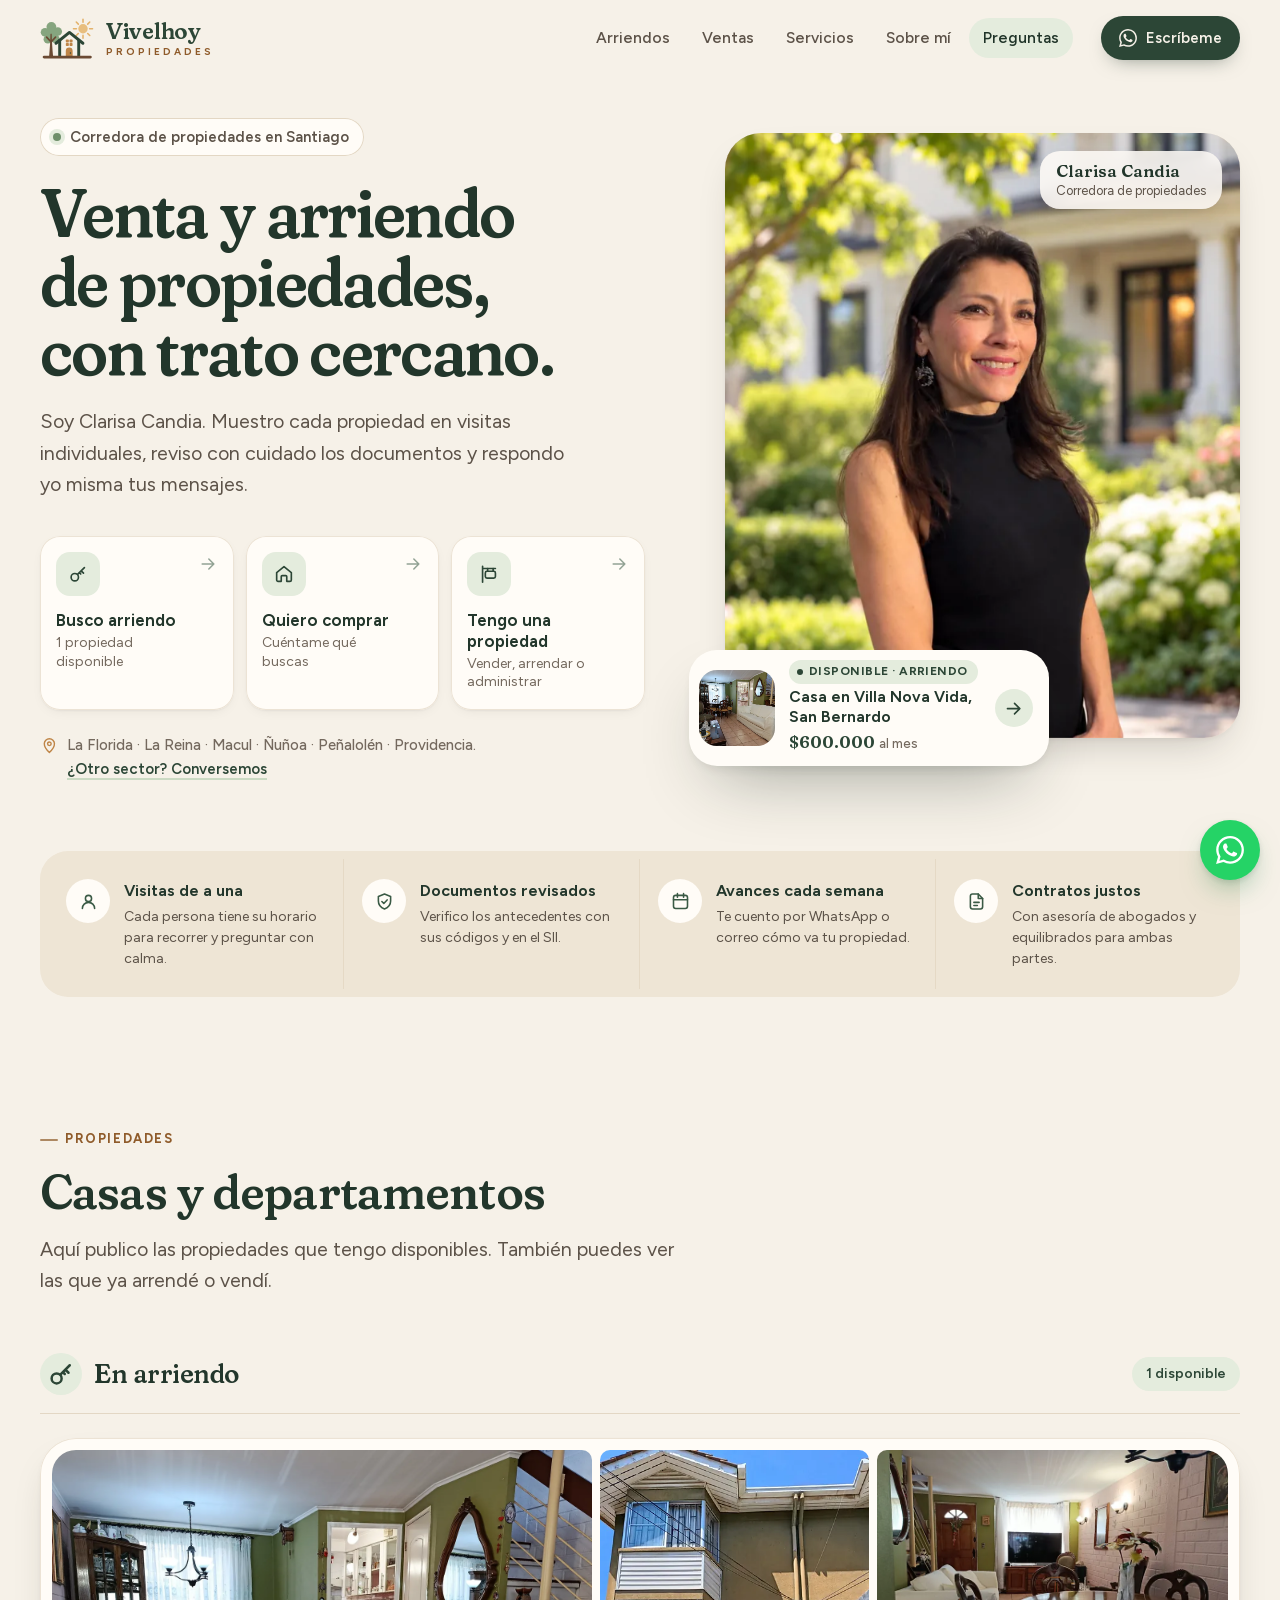
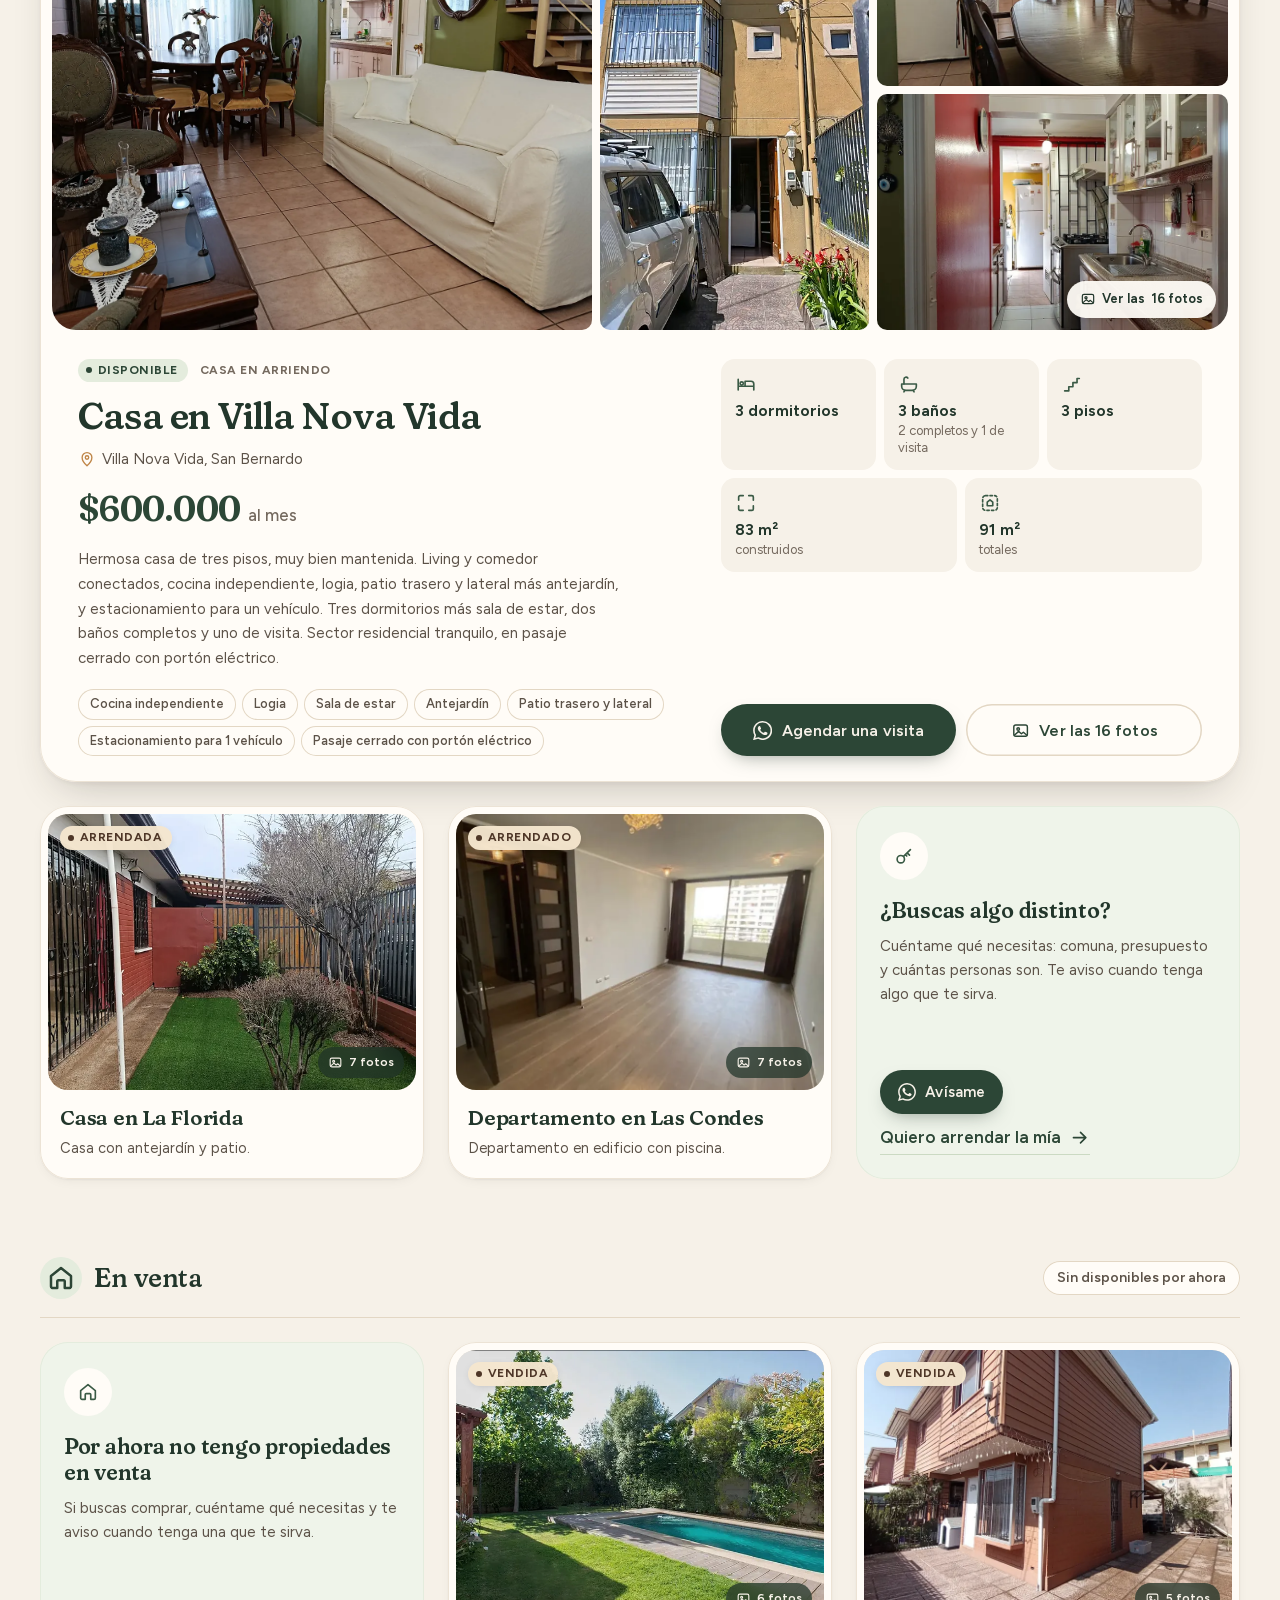
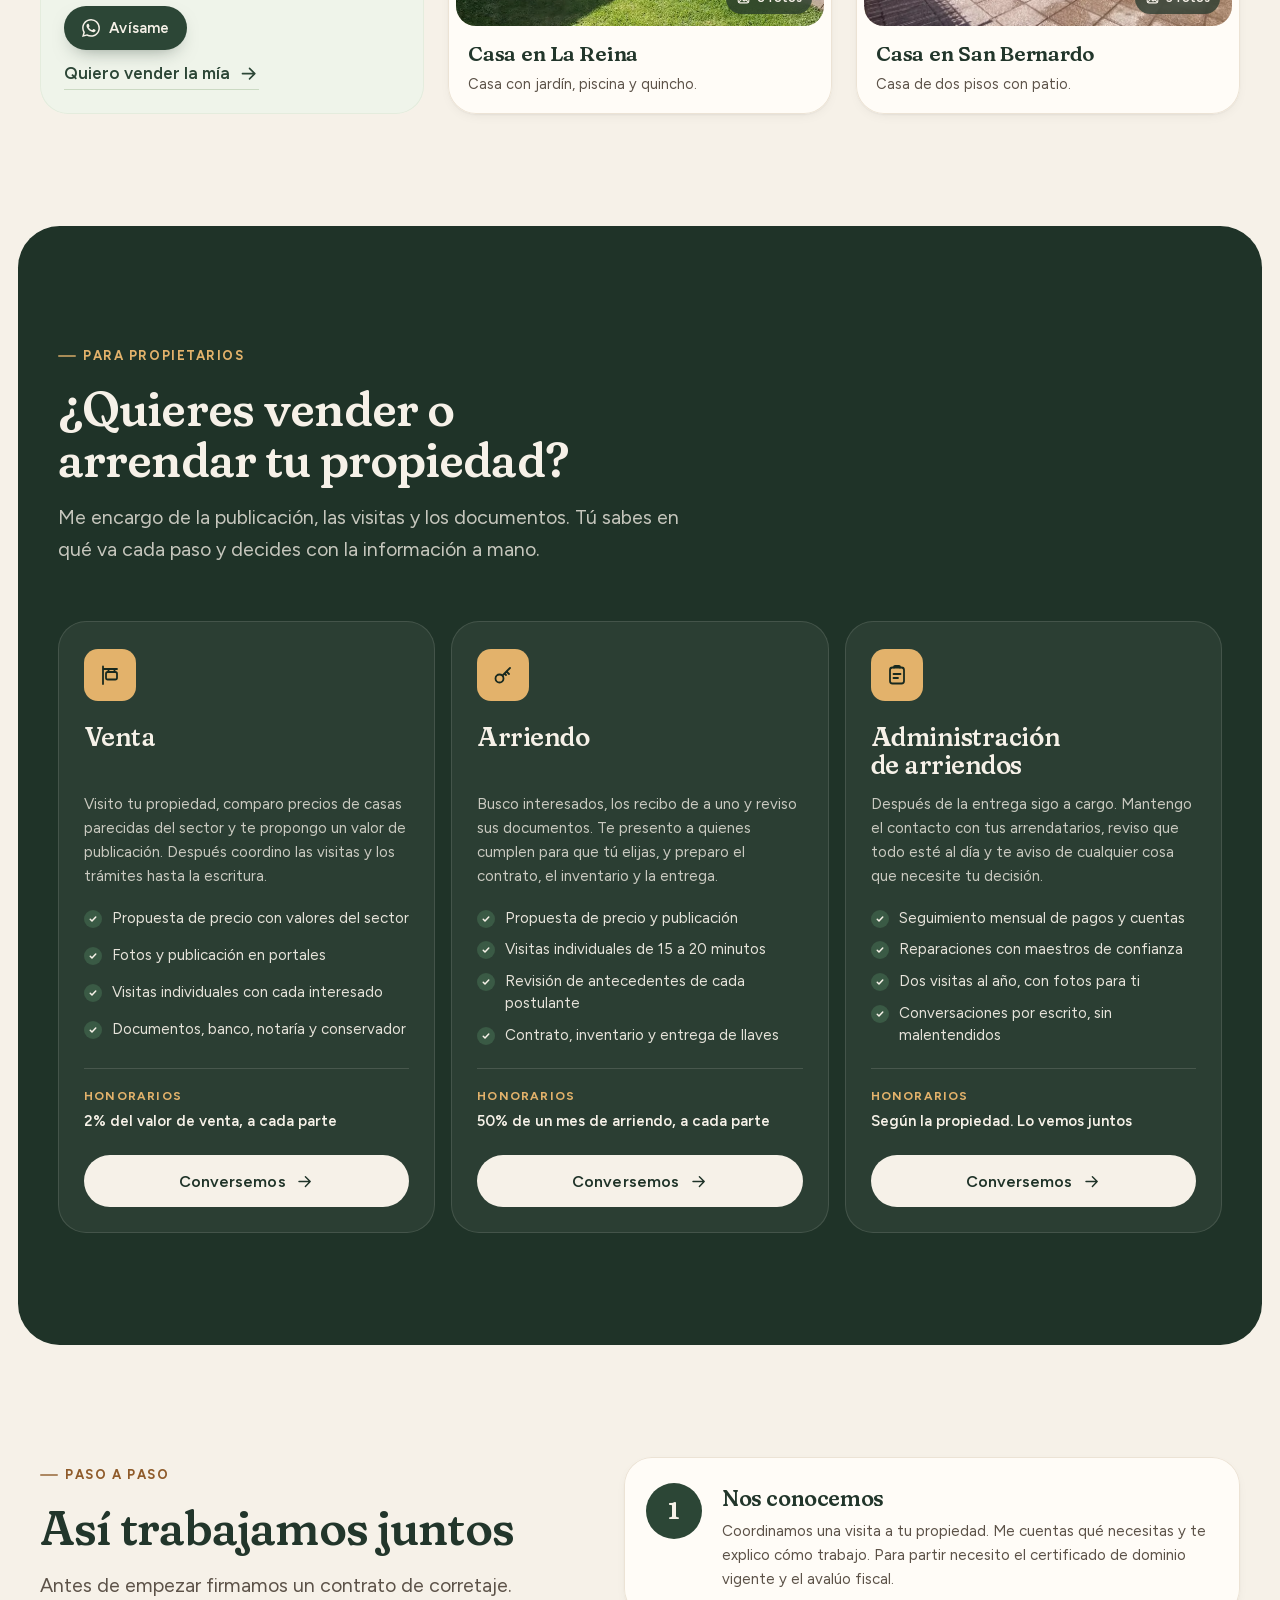
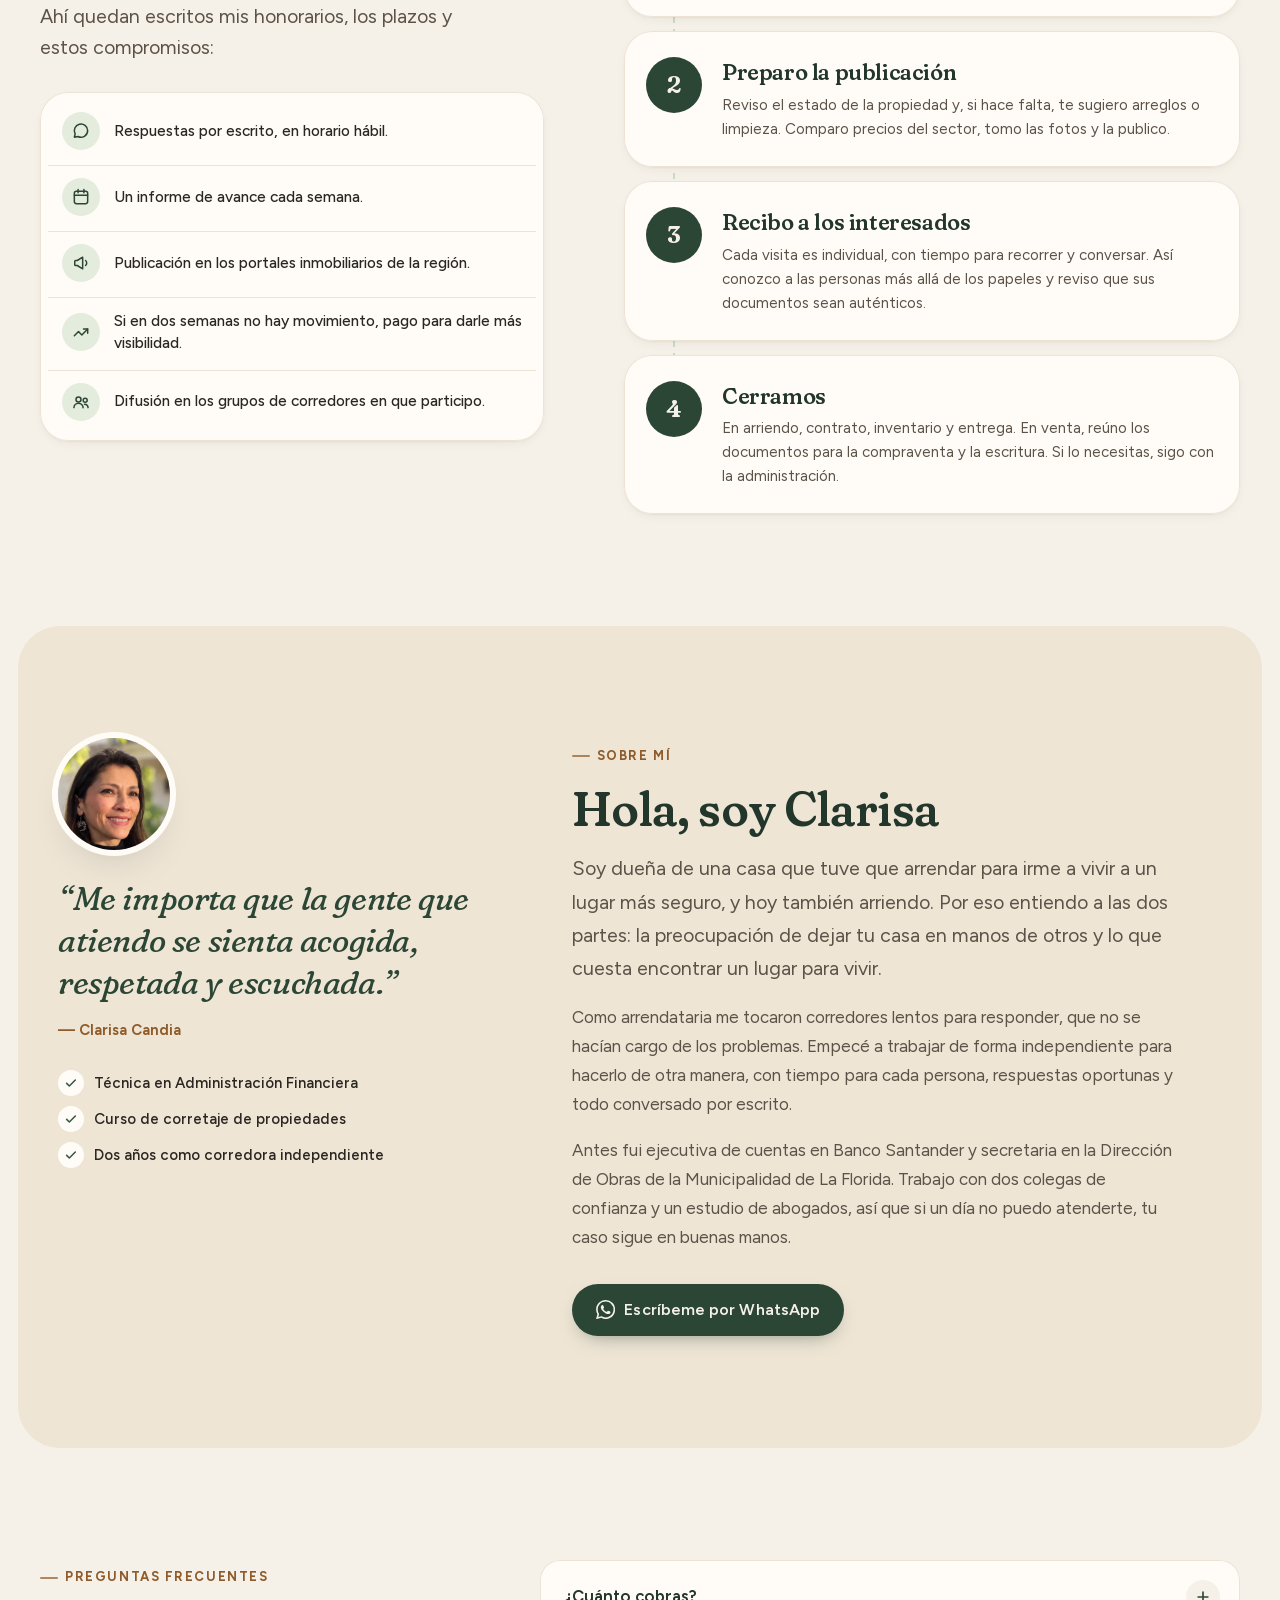
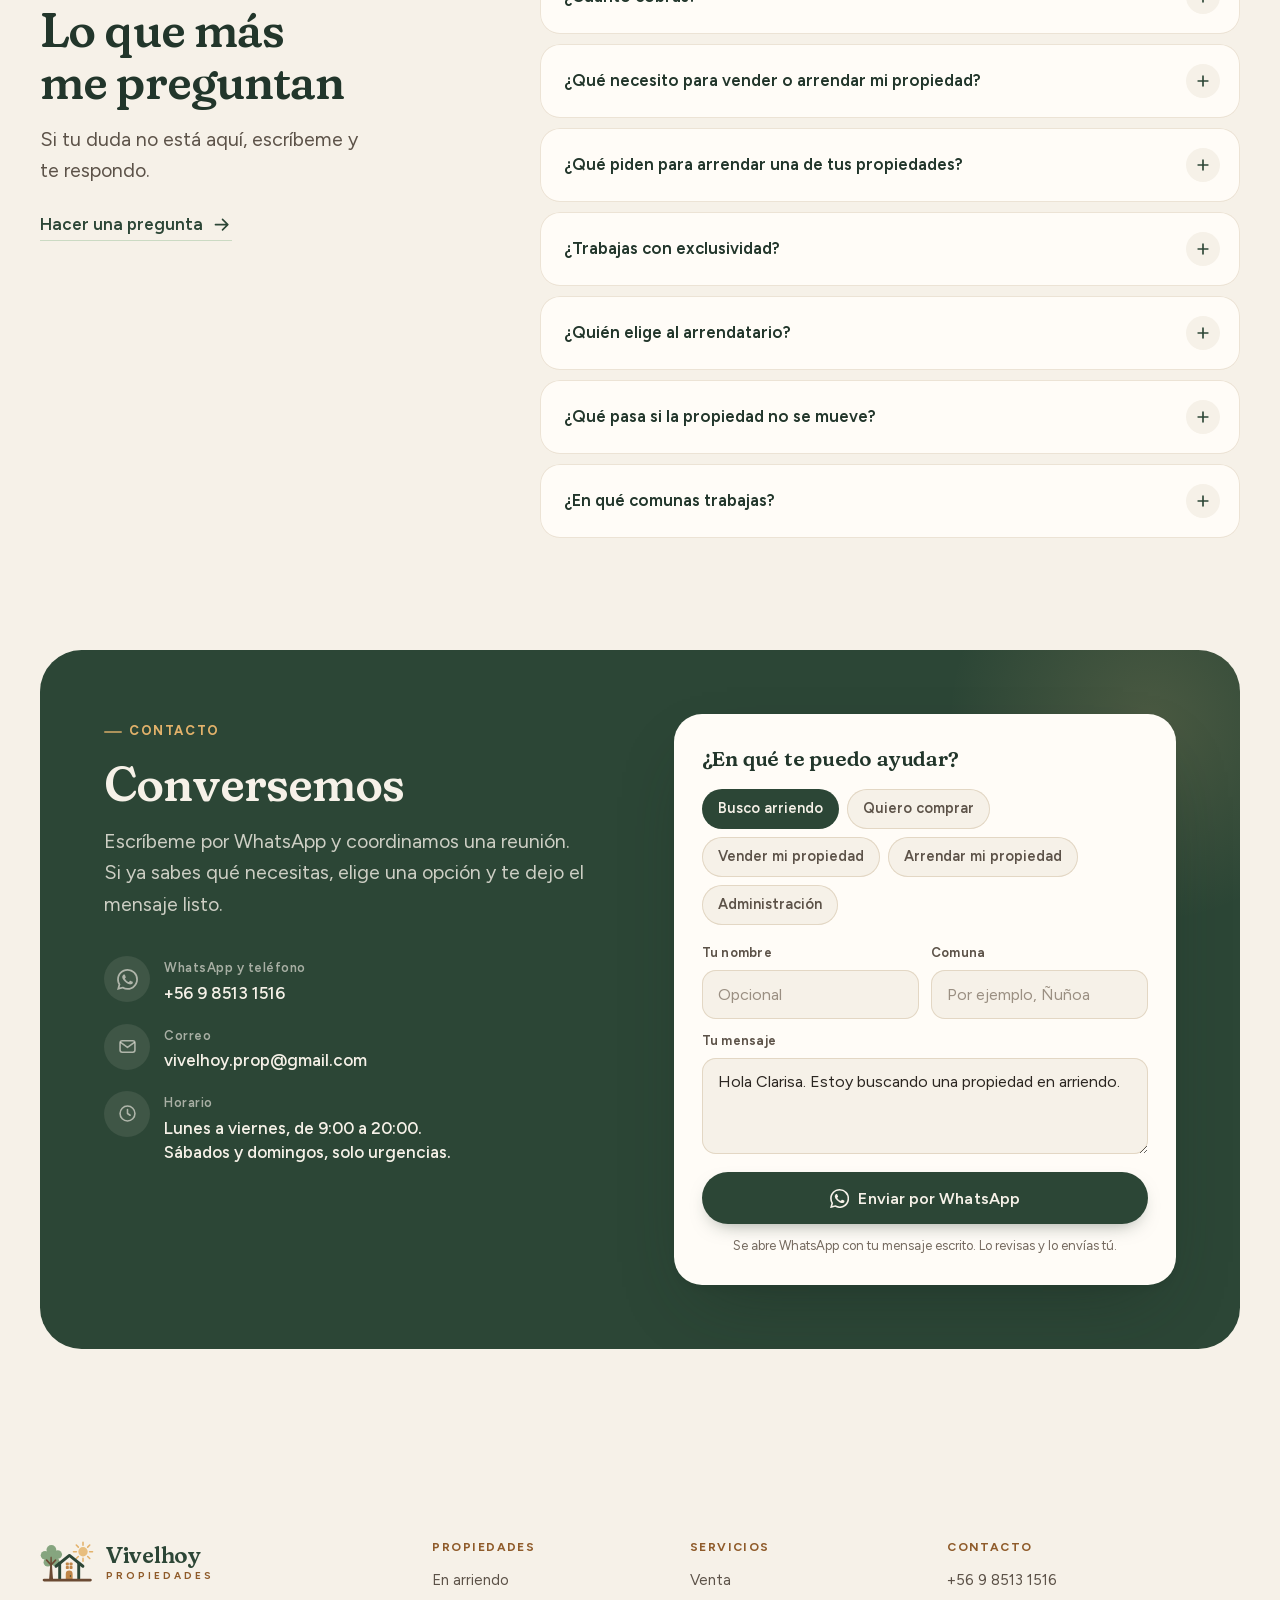
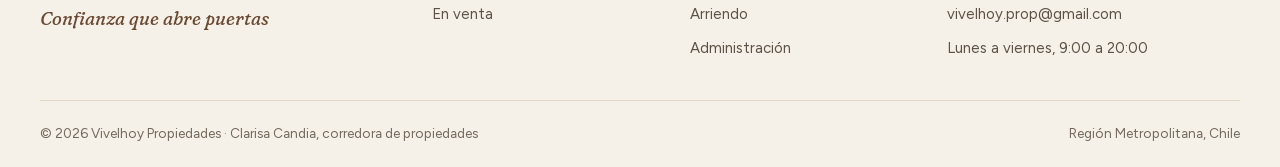
<file: index.html>
<!doctype html>
<html lang="es-CL">
<head>
  <meta charset="utf-8">
  <meta name="viewport" content="width=device-width, initial-scale=1, viewport-fit=cover">
  <title>Vivelhoy Propiedades · Venta y arriendo de casas · Clarisa Candia</title>
  <meta name="description" content="Clarisa Candia, corredora de propiedades. Casas y departamentos en arriendo y venta en La Florida, La Reina, Macul, Ñuñoa, Peñalolén, Providencia y San Bernardo. Visitas individuales y atención directa por WhatsApp.">
  <meta name="theme-color" content="#F6F1E8">
  <meta property="og:type" content="website">
  <meta property="og:locale" content="es_CL">
  <meta property="og:site_name" content="Vivelhoy Propiedades">
  <meta property="og:title" content="Vivelhoy Propiedades · Clarisa Candia">
  <meta property="og:description" content="Venta, arriendo y administración de propiedades. Visitas individuales, documentos revisados y atención directa.">
  <meta property="og:url" content="https://vivelhoy.cl/">
  <meta property="og:image" content="https://vivelhoy.cl/assets/img/og-vivelhoy.jpg">
  <meta property="og:image:width" content="1200">
  <meta property="og:image:height" content="630">
  <link rel="canonical" href="https://vivelhoy.cl/">
  <meta name="twitter:card" content="summary_large_image">
  <link rel="icon" href="assets/logo/favicon.svg" type="image/svg+xml">
  <link rel="apple-touch-icon" href="assets/logo/apple-touch-icon.png">
  <link rel="preload" href="assets/fonts/fraunces.woff2" as="font" type="font/woff2" crossorigin>
  <link rel="preload" href="assets/fonts/figtree.woff2" as="font" type="font/woff2" crossorigin>
  <link rel="stylesheet" href="css/styles.css">
  <script>document.documentElement.classList.add('js')</script>
  <script src="js/propiedades.js" defer></script>
  <script src="js/app.js" defer></script>
  <script type="application/ld+json">
  {
    "@context": "https://schema.org",
    "@type": "RealEstateAgent",
    "name": "Vivelhoy Propiedades",
    "description": "Venta, arriendo y administración de propiedades con atención directa de Clarisa Candia.",
    "telephone": "+56985131516",
    "email": "vivelhoy.prop@gmail.com",
    "url": "https://vivelhoy.cl/",
    "image": "https://vivelhoy.cl/assets/img/clarisa-candia.webp",
    "logo": "https://vivelhoy.cl/assets/logo/vivelhoy-logo-vertical.png",
    "slogan": "Confianza que abre puertas",
    "founder": { "@type": "Person", "name": "Clarisa Candia", "jobTitle": "Corredora de propiedades" },
    "areaServed": ["La Florida", "La Reina", "Macul", "Ñuñoa", "Peñalolén", "Providencia", "San Bernardo"],
    "address": { "@type": "PostalAddress", "addressRegion": "Región Metropolitana", "addressCountry": "CL" },
    "openingHoursSpecification": [{
      "@type": "OpeningHoursSpecification",
      "dayOfWeek": ["Monday", "Tuesday", "Wednesday", "Thursday", "Friday"],
      "opens": "09:00",
      "closes": "20:00"
    }]
  }
  </script>
</head>
<body>
  <!-- Íconos: se dibujan una vez y se reutilizan en toda la página -->
  <svg class="sprite" aria-hidden="true" xmlns="http://www.w3.org/2000/svg">
    <symbol id="i-arrow" viewBox="0 0 24 24"><path d="M5 12h14M13 6l6 6-6 6"/></symbol>
    <symbol id="i-chevron-left" viewBox="0 0 24 24"><path d="M14.5 5.5 8 12l6.5 6.5"/></symbol>
    <symbol id="i-chevron-right" viewBox="0 0 24 24"><path d="M9.5 5.5 16 12l-6.5 6.5"/></symbol>
    <symbol id="i-plus" viewBox="0 0 24 24"><path d="M12 5.5v13M5.5 12h13"/></symbol>
    <symbol id="i-close" viewBox="0 0 24 24"><path d="m6.5 6.5 11 11M17.5 6.5l-11 11"/></symbol>
    <symbol id="i-menu" viewBox="0 0 24 24"><path d="M4.5 8.5h15M4.5 15.5h15"/></symbol>
    <symbol id="i-key" viewBox="0 0 24 24"><circle cx="8.5" cy="15.5" r="4"/><path d="m11.5 12.5 7.5-7.5M15.5 8.5l2.5 2.5M13.5 10.5l1.5 1.5"/></symbol>
    <symbol id="i-home" viewBox="0 0 24 24"><path d="M4 10.4 12 4l8 6.4v8.1a1.5 1.5 0 0 1-1.5 1.5H15v-5.2a1 1 0 0 0-1-1h-4a1 1 0 0 0-1 1V20H5.5A1.5 1.5 0 0 1 4 18.5z"/></symbol>
    <symbol id="i-sign" viewBox="0 0 24 24"><path d="M5 21V3.5M5 6h14"/><rect x="8" y="9" width="11" height="7.5" rx="1.8"/><path d="M10.5 6v3M16.5 6v3"/></symbol>
    <symbol id="i-clipboard" viewBox="0 0 24 24"><rect x="5" y="4.5" width="14" height="16" rx="2.5"/><path d="M9 4.5V4a1 1 0 0 1 1-1h4a1 1 0 0 1 1 1v.5M8.5 11h7M8.5 15h4.5"/></symbol>
    <symbol id="i-pin" viewBox="0 0 24 24"><path d="M12 21s-6.5-5.6-6.5-11a6.5 6.5 0 0 1 13 0c0 5.4-6.5 11-6.5 11z"/><circle cx="12" cy="10" r="2.3"/></symbol>
    <symbol id="i-phone" viewBox="0 0 24 24"><path d="M6.7 3.8h2.4l1.5 3.9-2 1.3a11.6 11.6 0 0 0 6.4 6.4l1.3-2 3.9 1.5v2.4a2 2 0 0 1-2.2 2A16 16 0 0 1 4.7 6a2 2 0 0 1 2-2.2z"/></symbol>
    <symbol id="i-mail" viewBox="0 0 24 24"><rect x="3.5" y="5.5" width="17" height="13" rx="2.5"/><path d="m4.5 7.5 7.5 5.5 7.5-5.5"/></symbol>
    <symbol id="i-clock" viewBox="0 0 24 24"><circle cx="12" cy="12" r="8.5"/><path d="M12 7.5V12l3 2"/></symbol>
    <symbol id="i-bed" viewBox="0 0 24 24"><path d="M3.5 18.5V7M3.5 14.5h17v4M20.5 14.5V12a3 3 0 0 0-3-3H11v5.5"/><circle cx="7.3" cy="11.5" r="1.8"/></symbol>
    <symbol id="i-bath" viewBox="0 0 24 24"><path d="M4 12h16v2.5A4.5 4.5 0 0 1 15.5 19h-7A4.5 4.5 0 0 1 4 14.5z"/><path d="M6.5 12V6.8a2.3 2.3 0 0 1 4.2-1.3M7.5 19l-1 1.5M16.5 19l1 1.5"/></symbol>
    <symbol id="i-stairs" viewBox="0 0 24 24"><path d="M4 19.5h4.5V15H13v-4.5h4.5V6H20"/></symbol>
    <symbol id="i-area" viewBox="0 0 24 24"><path d="M4 9V5.5A1.5 1.5 0 0 1 5.5 4H9M15 4h3.5A1.5 1.5 0 0 1 20 5.5V9M20 15v3.5a1.5 1.5 0 0 1-1.5 1.5H15M9 20H5.5A1.5 1.5 0 0 1 4 18.5V15"/></symbol>
    <symbol id="i-plot" viewBox="0 0 24 24"><rect x="4" y="4" width="16" height="16" rx="3" stroke-dasharray="2.6 2.4"/><path d="M9 15V11l3-2.5 3 2.5v4z"/></symbol>
    <symbol id="i-images" viewBox="0 0 24 24"><rect x="3.5" y="5" width="17" height="14" rx="2.5"/><circle cx="9" cy="10" r="1.6"/><path d="m4.5 17.5 5-4.5 3.5 3 2.5-2 4 3.5"/></symbol>
    <symbol id="i-check" viewBox="0 0 24 24"><path d="m5.5 12.5 4 4 9-9"/></symbol>
    <symbol id="i-user" viewBox="0 0 24 24"><circle cx="12" cy="8.5" r="3.5"/><path d="M5 20a7 7 0 0 1 14 0"/></symbol>
    <symbol id="i-shield" viewBox="0 0 24 24"><path d="M12 3.5 5 6.2v5.3c0 4.3 3 7.6 7 9 4-1.4 7-4.7 7-9V6.2z"/><path d="m9 12 2.2 2.2 3.8-4"/></symbol>
    <symbol id="i-calendar" viewBox="0 0 24 24"><rect x="4" y="5" width="16" height="15" rx="2.5"/><path d="M4 10h16M8.5 3v4M15.5 3v4"/></symbol>
    <symbol id="i-doc" viewBox="0 0 24 24"><path d="M14 3.5H7.5A2.5 2.5 0 0 0 5 6v12a2.5 2.5 0 0 0 2.5 2.5h9A2.5 2.5 0 0 0 19 18V8.5z"/><path d="M14 3.5v5h5M9 13h6M9 16.5h4"/></symbol>
    <symbol id="i-message" viewBox="0 0 24 24"><path d="M20 11.5a8 8 0 0 1-11.7 7.1L4 19.5l1-4A8 8 0 1 1 20 11.5z"/></symbol>
    <symbol id="i-megaphone" viewBox="0 0 24 24"><path d="M4.5 10v4a1 1 0 0 0 1 1h2l6.5 4V5L7.5 9h-2a1 1 0 0 0-1 1z"/><path d="M17.5 9a4 4 0 0 1 0 6"/></symbol>
    <symbol id="i-trend" viewBox="0 0 24 24"><path d="m4 16.5 5-5 4 4 7-7"/><path d="M15 8.5h5v5"/></symbol>
    <symbol id="i-users" viewBox="0 0 24 24"><circle cx="9" cy="9" r="3"/><path d="M3.5 19a5.5 5.5 0 0 1 11 0"/><circle cx="17" cy="10" r="2.4"/><path d="M16.2 14.6A4.5 4.5 0 0 1 20.5 19"/></symbol>
    <symbol id="i-whatsapp" viewBox="0 0 24 24"><path fill="currentColor" stroke="none" d="M17.47 14.38c-.3-.15-1.76-.87-2.03-.97-.27-.1-.47-.15-.67.15-.2.3-.77.97-.94 1.16-.17.2-.35.22-.64.08-.3-.15-1.26-.46-2.39-1.48-.88-.79-1.48-1.76-1.65-2.06-.17-.3-.02-.46.13-.6.13-.14.3-.35.45-.52.15-.18.2-.3.3-.5.1-.2.05-.37-.03-.52-.07-.15-.67-1.61-.91-2.2-.24-.58-.49-.5-.67-.51h-.57c-.2 0-.52.07-.8.37-.27.3-1.04 1.02-1.04 2.48 0 1.46 1.07 2.88 1.21 3.07.15.2 2.1 3.2 5.08 4.49.71.3 1.26.49 1.7.63.71.22 1.36.19 1.87.12.57-.09 1.76-.72 2-1.42.25-.69.25-1.29.18-1.41-.08-.13-.28-.2-.57-.35M12.05 21.79h-.01a9.87 9.87 0 0 1-5.03-1.38l-.36-.22-3.74.99 1-3.65-.24-.38a9.86 9.86 0 0 1-1.51-5.26c0-5.45 4.44-9.88 9.89-9.88 2.64 0 5.12 1.03 6.99 2.9a9.83 9.83 0 0 1 2.89 7c0 5.45-4.44 9.88-9.88 9.88m8.41-18.3A11.82 11.82 0 0 0 12.05 0C5.5 0 .16 5.34.16 11.89c0 2.1.55 4.14 1.59 5.95L.06 24l6.3-1.65a11.88 11.88 0 0 0 5.68 1.45h.01c6.55 0 11.89-5.34 11.89-11.9 0-3.17-1.24-6.16-3.48-8.4"/></symbol>
    <!-- Logo: árbol, casa y sol -->
    <symbol id="logo-mark" viewBox="70.6 51.9 110 84">
      <g fill="none" stroke-linecap="round" stroke-linejoin="round">
        <g stroke="var(--logo-ray)" stroke-width="3.2"><path d="M158.4 60.5V54.5M168 64.4L172.2 60.2M171.9 74H177.9M168 83.6L172.2 87.8M158.4 87.5V93.5M148.8 83.6L144.6 87.8M144.9 74H138.9M148.8 64.4L144.6 60.2"/></g>
        <circle cx="158.4" cy="74" r="9.6" fill="var(--logo-sun)"/>
        <g fill="var(--logo-tree)"><circle cx="93.6" cy="70" r="10"/><circle cx="80.6" cy="81" r="8.8"/><circle cx="106.6" cy="79.5" r="8.8"/><circle cx="93.6" cy="84" r="11.5"/><circle cx="86.4" cy="95.2" r="8.8"/><circle cx="101.2" cy="94" r="9"/></g>
        <path d="M88.9 131C90.4 114 91.4 99 91.7 85Q93 82.4 94.3 85C94.6 99 95.6 114 97.1 131Z" fill="var(--logo-wood)"/>
        <g stroke="var(--logo-wood)" stroke-width="3.4"><path d="M92.6 100.6L83.8 91M93.4 100.6L102.2 91"/></g>
        <path d="M110.6 131V97.6L130.6 82L149.6 97.4V131Z" fill="var(--logo-wall)"/>
        <path d="M103 103.6L130.6 81.4L158.2 103.6" stroke="var(--logo-house)" stroke-width="6"/>
        <path d="M110.6 98V129M149.6 98V129" stroke="var(--logo-house)" stroke-width="6"/>
        <g fill="var(--logo-door)"><rect x="123.2" y="96" width="6.2" height="6.1" rx="1.5"/><rect x="130.8" y="96" width="6.2" height="6.1" rx="1.5"/><rect x="123.2" y="103.3" width="6.2" height="6.1" rx="1.5"/><rect x="130.8" y="103.3" width="6.2" height="6.1" rx="1.5"/><path d="M123.1 131V119.4a7 7 0 0 1 14 0V131Z"/></g>
        <circle cx="132.6" cy="123.6" r="1.4" fill="var(--logo-house)"/>
        <path d="M78.6 132H173.6" stroke="var(--logo-wood)" stroke-width="5.6"/>
      </g>
    </symbol>
  </svg>

  <a class="skip-link" href="#contenido">Saltar al contenido</a>

  <header class="site-header" id="inicio">
    <div class="container header-inner">
      <a class="brand" href="#inicio" aria-label="Vivelhoy Propiedades, ir al inicio">
        <svg class="brand-mark" aria-hidden="true"><use href="#logo-mark"/></svg>
        <span class="brand-text"><span class="brand-name">Vivelhoy</span><span class="brand-sub">Propiedades</span></span>
      </a>
      <nav class="main-nav" id="menu" aria-label="Menú principal">
        <ul>
          <li><a href="#arriendo">Arriendos</a></li>
          <li><a href="#venta">Ventas</a></li>
          <li><a href="#servicios">Servicios</a></li>
          <li><a href="#clarisa">Sobre mí</a></li>
          <li><a href="#preguntas">Preguntas</a></li>
        </ul>
        <a class="btn btn-primary btn-sm nav-cta" href="#contacto" data-wa="general"><svg class="i" aria-hidden="true"><use href="#i-whatsapp"/></svg>Escríbeme</a>
      </nav>
      <button class="menu-toggle" type="button" aria-controls="menu" aria-expanded="false" aria-label="Abrir menú">
        <svg class="i i-open" aria-hidden="true"><use href="#i-menu"/></svg>
        <svg class="i i-shut" aria-hidden="true"><use href="#i-close"/></svg>
      </button>
    </div>
  </header>

  <main id="contenido">
    <!-- PORTADA -->
    <section class="hero" aria-labelledby="hero-title">
      <div class="container hero-grid">
        <div class="hero-copy">
          <p class="pill rise" style="--d:0"><span class="dot" aria-hidden="true"></span>Corredora de propiedades en Santiago</p>
          <h1 id="hero-title" class="rise" style="--d:1">Venta y arriendo de propiedades, con trato cercano.</h1>
          <p class="lead rise" style="--d:2">Soy Clarisa Candia. Muestro cada propiedad en visitas individuales, reviso con cuidado los documentos y respondo yo misma tus mensajes.</p>

          <nav class="paths rise" style="--d:3" aria-label="¿Qué estás buscando?">
            <a class="path" href="#arriendo">
              <span class="path-icon"><svg class="i" aria-hidden="true"><use href="#i-key"/></svg></span>
              <span class="path-text"><strong>Busco arriendo</strong><span data-count="arriendo">Ver propiedades</span></span>
              <svg class="i path-arrow" aria-hidden="true"><use href="#i-arrow"/></svg>
            </a>
            <a class="path" href="#venta">
              <span class="path-icon"><svg class="i" aria-hidden="true"><use href="#i-home"/></svg></span>
              <span class="path-text"><strong>Quiero comprar</strong><span data-count="venta">Ver propiedades</span></span>
              <svg class="i path-arrow" aria-hidden="true"><use href="#i-arrow"/></svg>
            </a>
            <a class="path" href="#servicios">
              <span class="path-icon"><svg class="i" aria-hidden="true"><use href="#i-sign"/></svg></span>
              <span class="path-text"><strong>Tengo una propiedad</strong><span>Vender, arrendar o administrar</span></span>
              <svg class="i path-arrow" aria-hidden="true"><use href="#i-arrow"/></svg>
            </a>
          </nav>

          <p class="hero-area rise" style="--d:4"><svg class="i" aria-hidden="true"><use href="#i-pin"/></svg><span>La Florida&nbsp;· La Reina&nbsp;· Macul&nbsp;· Ñuñoa&nbsp;· Peñalolén&nbsp;· Providencia. <a class="area-link" href="#contacto">¿Otro sector? Conversemos</a></span></p>
        </div>

        <div class="hero-visual rise" style="--d:2">
          <figure class="portrait">
            <img src="assets/img/clarisa-candia.webp" srcset="assets/img/clarisa-candia-sm.webp 640w, assets/img/clarisa-candia.webp 1123w" sizes="(min-width: 960px) 42vw, 92vw" width="1123" height="1401" alt="Clarisa Candia, corredora de propiedades de Vivelhoy" fetchpriority="high">
            <figcaption class="portrait-tag"><strong>Clarisa Candia</strong><span>Corredora de propiedades</span></figcaption>
          </figure>
          <a class="hero-listing" id="hero-listing" href="#arriendo" hidden></a>
        </div>
      </div>

      <div class="container">
        <ul class="assurances" aria-label="Cómo trabajo">
          <li data-reveal>
            <span class="assurance-icon"><svg class="i" aria-hidden="true"><use href="#i-user"/></svg></span>
            <div><strong>Visitas de a una</strong><span>Cada persona tiene su horario para recorrer y preguntar con calma.</span></div>
          </li>
          <li data-reveal>
            <span class="assurance-icon"><svg class="i" aria-hidden="true"><use href="#i-shield"/></svg></span>
            <div><strong>Documentos revisados</strong><span>Verifico los antecedentes con sus códigos y en el SII.</span></div>
          </li>
          <li data-reveal>
            <span class="assurance-icon"><svg class="i" aria-hidden="true"><use href="#i-calendar"/></svg></span>
            <div><strong>Avances cada semana</strong><span>Te cuento por WhatsApp o correo cómo va tu propiedad.</span></div>
          </li>
          <li data-reveal>
            <span class="assurance-icon"><svg class="i" aria-hidden="true"><use href="#i-doc"/></svg></span>
            <div><strong>Contratos justos</strong><span>Con asesoría de abogados y equilibrados para ambas partes.</span></div>
          </li>
        </ul>
      </div>
    </section>

    <!-- PROPIEDADES -->
    <section class="section listings" id="propiedades" aria-labelledby="listings-title">
      <div class="container">
        <header class="section-head" data-reveal>
          <p class="eyebrow">Propiedades</p>
          <h2 id="listings-title">Casas y departamentos</h2>
          <p>Aquí publico las propiedades que tengo disponibles. También puedes ver las que ya arrendé o vendí.</p>
        </header>

        <div class="listing-block" id="arriendo" aria-labelledby="arriendo-title">
          <div class="block-head" data-reveal>
            <h3 id="arriendo-title"><svg class="i" aria-hidden="true"><use href="#i-key"/></svg>En arriendo</h3>
            <span class="count" data-count-pill="arriendo"></span>
          </div>
          <div class="listing-list" data-list="arriendo"></div>
        </div>

        <div class="listing-block" id="venta" aria-labelledby="venta-title">
          <div class="block-head" data-reveal>
            <h3 id="venta-title"><svg class="i" aria-hidden="true"><use href="#i-home"/></svg>En venta</h3>
            <span class="count" data-count-pill="venta"></span>
          </div>
          <div class="listing-list" data-list="venta"></div>
        </div>

        <noscript><p class="noscript">Para ver las propiedades y sus fotos, activa JavaScript en tu navegador o escríbeme al +56 9 8513 1516.</p></noscript>
      </div>
    </section>

    <!-- SERVICIOS PARA PROPIETARIOS -->
    <section class="section services panel panel-green" id="servicios" aria-labelledby="services-title">
      <div class="container">
        <header class="section-head section-head-light" data-reveal>
          <p class="eyebrow">Para propietarios</p>
          <h2 id="services-title">¿Quieres vender o arrendar tu propiedad?</h2>
          <p>Me encargo de la publicación, las visitas y los documentos. Tú sabes en qué va cada paso y decides con la información a mano.</p>
        </header>

        <div class="service-grid">
          <article class="service" data-reveal>
            <span class="service-icon"><svg class="i" aria-hidden="true"><use href="#i-sign"/></svg></span>
            <h3>Venta</h3>
            <p>Visito tu propiedad, comparo precios de casas parecidas del sector y te propongo un valor de publicación. Después coordino las visitas y los trámites hasta la escritura.</p>
            <ul class="ticks">
              <li>Propuesta de precio con valores del sector</li>
              <li>Fotos y publicación en portales</li>
              <li>Visitas individuales con cada interesado</li>
              <li>Documentos, banco, notaría y conservador</li>
            </ul>
            <p class="fee"><span>Honorarios</span>2% del valor de venta, a cada parte</p>
            <a class="btn btn-cream" href="#contacto" data-wa="vender">Conversemos<svg class="i" aria-hidden="true"><use href="#i-arrow"/></svg></a>
          </article>

          <article class="service" data-reveal>
            <span class="service-icon"><svg class="i" aria-hidden="true"><use href="#i-key"/></svg></span>
            <h3>Arriendo</h3>
            <p>Busco interesados, los recibo de a uno y reviso sus documentos. Te presento a quienes cumplen para que tú elijas, y preparo el contrato, el inventario y la entrega.</p>
            <ul class="ticks">
              <li>Propuesta de precio y publicación</li>
              <li>Visitas individuales de 15 a 20 minutos</li>
              <li>Revisión de antecedentes de cada postulante</li>
              <li>Contrato, inventario y entrega de llaves</li>
            </ul>
            <p class="fee"><span>Honorarios</span>50% de un mes de arriendo, a cada parte</p>
            <a class="btn btn-cream" href="#contacto" data-wa="arrendar">Conversemos<svg class="i" aria-hidden="true"><use href="#i-arrow"/></svg></a>
          </article>

          <article class="service" data-reveal>
            <span class="service-icon"><svg class="i" aria-hidden="true"><use href="#i-clipboard"/></svg></span>
            <h3>Administración de arriendos</h3>
            <p>Después de la entrega sigo a cargo. Mantengo el contacto con tus arrendatarios, reviso que todo esté al día y te aviso de cualquier cosa que necesite tu decisión.</p>
            <ul class="ticks">
              <li>Seguimiento mensual de pagos y cuentas</li>
              <li>Reparaciones con maestros de confianza</li>
              <li>Dos visitas al año, con fotos para ti</li>
              <li>Conversaciones por escrito, sin malentendidos</li>
            </ul>
            <p class="fee"><span>Honorarios</span>Según la propiedad. Lo vemos juntos</p>
            <a class="btn btn-cream" href="#contacto" data-wa="administrar">Conversemos<svg class="i" aria-hidden="true"><use href="#i-arrow"/></svg></a>
          </article>
        </div>
      </div>
    </section>

    <!-- CÓMO TRABAJO -->
    <section class="section process" id="como-trabajo" aria-labelledby="process-title">
      <div class="container process-grid">
        <div class="process-intro" data-reveal>
          <p class="eyebrow">Paso a paso</p>
          <h2 id="process-title">Así trabajamos juntos</h2>
          <p>Antes de empezar firmamos un contrato de corretaje. Ahí quedan escritos mis honorarios, los plazos y estos compromisos:</p>
          <ul class="promises">
            <li><svg class="i" aria-hidden="true"><use href="#i-message"/></svg>Respuestas por escrito, en horario hábil.</li>
            <li><svg class="i" aria-hidden="true"><use href="#i-calendar"/></svg>Un informe de avance cada semana.</li>
            <li><svg class="i" aria-hidden="true"><use href="#i-megaphone"/></svg>Publicación en los portales inmobiliarios de la región.</li>
            <li><svg class="i" aria-hidden="true"><use href="#i-trend"/></svg>Si en dos semanas no hay movimiento, pago para darle más visibilidad.</li>
            <li><svg class="i" aria-hidden="true"><use href="#i-users"/></svg>Difusión en los grupos de corredores en que participo.</li>
          </ul>
        </div>

        <ol class="steps">
          <li class="step" data-reveal>
            <span class="step-num" aria-hidden="true">1</span>
            <div><h3>Nos conocemos</h3><p>Coordinamos una visita a tu propiedad. Me cuentas qué necesitas y te explico cómo trabajo. Para partir necesito el certificado de dominio vigente y el avalúo fiscal.</p></div>
          </li>
          <li class="step" data-reveal>
            <span class="step-num" aria-hidden="true">2</span>
            <div><h3>Preparo la publicación</h3><p>Reviso el estado de la propiedad y, si hace falta, te sugiero arreglos o limpieza. Comparo precios del sector, tomo las fotos y la publico.</p></div>
          </li>
          <li class="step" data-reveal>
            <span class="step-num" aria-hidden="true">3</span>
            <div><h3>Recibo a los interesados</h3><p>Cada visita es individual, con tiempo para recorrer y conversar. Así conozco a las personas más allá de los papeles y reviso que sus documentos sean auténticos.</p></div>
          </li>
          <li class="step" data-reveal>
            <span class="step-num" aria-hidden="true">4</span>
            <div><h3>Cerramos</h3><p>En arriendo, contrato, inventario y entrega. En venta, reúno los documentos para la compraventa y la escritura. Si lo necesitas, sigo con la administración.</p></div>
          </li>
        </ol>
      </div>
    </section>

    <!-- SOBRE CLARISA -->
    <section class="section about panel panel-sand" id="clarisa" aria-labelledby="about-title">
      <div class="container about-grid">
        <div class="about-side" data-reveal>
          <img class="about-avatar" src="assets/img/clarisa-avatar.webp" width="360" height="360" alt="" loading="lazy">
          <blockquote class="quote">
            <p>“Me importa que la gente que atiendo se sienta acogida, respetada y escuchada.”</p>
            <footer>Clarisa Candia</footer>
          </blockquote>
          <ul class="credentials">
            <li><svg class="i" aria-hidden="true"><use href="#i-check"/></svg>Técnica en Administración Financiera</li>
            <li><svg class="i" aria-hidden="true"><use href="#i-check"/></svg>Curso de corretaje de propiedades</li>
            <li><svg class="i" aria-hidden="true"><use href="#i-check"/></svg>Dos años como corredora independiente</li>
          </ul>
        </div>
        <div class="about-copy" data-reveal>
          <p class="eyebrow">Sobre mí</p>
          <h2 id="about-title">Hola, soy Clarisa</h2>
          <p class="about-lead">Soy dueña de una casa que tuve que arrendar para irme a vivir a un lugar más seguro, y hoy también arriendo. Por eso entiendo a las dos partes: la preocupación de dejar tu casa en manos de otros y lo que cuesta encontrar un lugar para vivir.</p>
          <p>Como arrendataria me tocaron corredores lentos para responder, que no se hacían cargo de los problemas. Empecé a trabajar de forma independiente para hacerlo de otra manera, con tiempo para cada persona, respuestas oportunas y todo conversado por escrito.</p>
          <p>Antes fui ejecutiva de cuentas en Banco Santander y secretaria en la Dirección de Obras de la Municipalidad de La Florida. Trabajo con dos colegas de confianza y un estudio de abogados, así que si un día no puedo atenderte, tu caso sigue en buenas manos.</p>
          <a class="btn btn-primary" href="#contacto" data-wa="general"><svg class="i" aria-hidden="true"><use href="#i-whatsapp"/></svg>Escríbeme por WhatsApp</a>
        </div>
      </div>
    </section>

    <!-- PREGUNTAS -->
    <section class="section faq" id="preguntas" aria-labelledby="faq-title">
      <div class="container faq-grid">
        <div class="faq-intro" data-reveal>
          <p class="eyebrow">Preguntas frecuentes</p>
          <h2 id="faq-title">Lo que más me preguntan</h2>
          <p>Si tu duda no está aquí, escríbeme y te respondo.</p>
          <a class="text-link" href="#contacto">Hacer una pregunta<svg class="i" aria-hidden="true"><use href="#i-arrow"/></svg></a>
        </div>
        <div class="accordion" data-reveal>
          <div class="acc-item">
            <h3><button type="button" aria-expanded="false" aria-controls="faq-1" id="faq-1-btn">¿Cuánto cobras?<span class="acc-icon" aria-hidden="true"><svg class="i"><use href="#i-plus"/></svg></span></button></h3>
            <div class="acc-panel" id="faq-1" role="region" aria-labelledby="faq-1-btn"><div><p>En arriendo cobro el 50% de un mes de arriendo a cada parte, propietario y arrendatario. En venta, el 2% del valor de venta a cada parte. Los gastos de notaría del arriendo se dividen en partes iguales. En la administración, los honorarios dependen de la propiedad y los conversamos antes de empezar. Todo queda por escrito.</p></div></div>
          </div>
          <div class="acc-item">
            <h3><button type="button" aria-expanded="false" aria-controls="faq-2" id="faq-2-btn">¿Qué necesito para vender o arrendar mi propiedad?<span class="acc-icon" aria-hidden="true"><svg class="i"><use href="#i-plus"/></svg></span></button></h3>
            <div class="acc-panel" id="faq-2" role="region" aria-labelledby="faq-2-btn"><div><p>Saber si hay uno o más dueños, el certificado de dominio vigente, el avalúo fiscal y los datos de la propiedad. Con eso coordinamos una visita, la conozco y conversamos cuánto pedir.</p></div></div>
          </div>
          <div class="acc-item">
            <h3><button type="button" aria-expanded="false" aria-controls="faq-3" id="faq-3-btn">¿Qué piden para arrendar una de tus propiedades?<span class="acc-icon" aria-hidden="true"><svg class="i"><use href="#i-plus"/></svg></span></button></h3>
            <div class="acc-panel" id="faq-3" role="region" aria-labelledby="faq-3-btn"><div><p>Documentos que acrediten tu identidad y tus ingresos. Los reviso uno por uno con sus códigos de verificación o en el SII. Según la propiedad, el dueño puede pedir alguna garantía adicional. Después de la visita te aviso si tienes posibilidades o no, para que no te quedes esperando.</p></div></div>
          </div>
          <div class="acc-item">
            <h3><button type="button" aria-expanded="false" aria-controls="faq-4" id="faq-4-btn">¿Trabajas con exclusividad?<span class="acc-icon" aria-hidden="true"><svg class="i"><use href="#i-plus"/></svg></span></button></h3>
            <div class="acc-panel" id="faq-4" role="region" aria-labelledby="faq-4-btn"><div><p>Sí. Prefiero trabajar en exclusiva porque invierto tiempo y dinero en cada publicación. El contrato de corretaje dura 120 días en venta y dos meses en arriendo, y se puede renovar si los dos estamos de acuerdo.</p></div></div>
          </div>
          <div class="acc-item">
            <h3><button type="button" aria-expanded="false" aria-controls="faq-5" id="faq-5-btn">¿Quién elige al arrendatario?<span class="acc-icon" aria-hidden="true"><svg class="i"><use href="#i-plus"/></svg></span></button></h3>
            <div class="acc-panel" id="faq-5" role="region" aria-labelledby="faq-5-btn"><div><p>Tú. Yo filtro a los postulantes, verifico sus documentos y te envío los antecedentes de quienes cumplen con lo que buscas. La decisión final es tuya.</p></div></div>
          </div>
          <div class="acc-item">
            <h3><button type="button" aria-expanded="false" aria-controls="faq-6" id="faq-6-btn">¿Qué pasa si la propiedad no se mueve?<span class="acc-icon" aria-hidden="true"><svg class="i"><use href="#i-plus"/></svg></span></button></h3>
            <div class="acc-panel" id="faq-6" role="region" aria-labelledby="faq-6-btn"><div><p>Te muestro los números: cuántas personas vieron la publicación y cuántas me contactaron. Si en dos semanas no hay movimiento, pago para darle más visibilidad. Cuando el freno es el precio, te lo digo con claridad, y tú decides si lo ajustamos.</p></div></div>
          </div>
          <div class="acc-item">
            <h3><button type="button" aria-expanded="false" aria-controls="faq-7" id="faq-7-btn">¿En qué comunas trabajas?<span class="acc-icon" aria-hidden="true"><svg class="i"><use href="#i-plus"/></svg></span></button></h3>
            <div class="acc-panel" id="faq-7" role="region" aria-labelledby="faq-7-btn"><div><p>Principalmente en La Florida, La Reina, Macul, Ñuñoa, Peñalolén y Providencia. También he trabajado en San Bernardo y Las Condes. Si tu casa está en otro sector, escríbeme y conversamos.</p></div></div>
          </div>
        </div>
      </div>
    </section>

    <!-- CONTACTO -->
    <section class="section contact" id="contacto" aria-labelledby="contact-title">
      <div class="container">
        <div class="contact-card">
          <div class="contact-info" data-reveal>
            <p class="eyebrow">Contacto</p>
            <h2 id="contact-title">Conversemos</h2>
            <p>Escríbeme por WhatsApp y coordinamos una reunión. Si ya sabes qué necesitas, elige una opción y te dejo el mensaje listo.</p>
            <ul class="contact-list">
              <li><span class="ci"><svg class="i" aria-hidden="true"><use href="#i-whatsapp"/></svg></span><div><span>WhatsApp y teléfono</span><a href="tel:+56985131516">+56 9 8513 1516</a></div></li>
              <li><span class="ci"><svg class="i" aria-hidden="true"><use href="#i-mail"/></svg></span><div><span>Correo</span><a href="mailto:vivelhoy.prop@gmail.com">vivelhoy.prop@gmail.com</a></div></li>
              <li><span class="ci"><svg class="i" aria-hidden="true"><use href="#i-clock"/></svg></span><div><span>Horario</span><p>Lunes a viernes, de 9:00 a 20:00.<br>Sábados y domingos, solo urgencias.</p></div></li>
            </ul>
          </div>

          <form class="composer" id="composer" data-reveal novalidate>
            <fieldset>
              <legend>¿En qué te puedo ayudar?</legend>
              <div class="choices">
                <label class="choice"><input type="radio" name="motivo" value="busco-arriendo" checked><span>Busco arriendo</span></label>
                <label class="choice"><input type="radio" name="motivo" value="busco-compra"><span>Quiero comprar</span></label>
                <label class="choice"><input type="radio" name="motivo" value="vender"><span>Vender mi propiedad</span></label>
                <label class="choice"><input type="radio" name="motivo" value="arrendar"><span>Arrendar mi propiedad</span></label>
                <label class="choice"><input type="radio" name="motivo" value="administrar"><span>Administración</span></label>
              </div>
            </fieldset>
            <div class="fields">
              <label class="field"><span>Tu nombre</span><input type="text" name="nombre" autocomplete="given-name" maxlength="60" placeholder="Opcional"></label>
              <label class="field"><span>Comuna</span><input type="text" name="comuna" autocomplete="address-level2" maxlength="60" placeholder="Por ejemplo, Ñuñoa"></label>
            </div>
            <label class="field"><span>Tu mensaje</span><textarea name="mensaje" rows="3" maxlength="600"></textarea></label>
            <button class="btn btn-primary btn-block" type="submit"><svg class="i" aria-hidden="true"><use href="#i-whatsapp"/></svg>Enviar por WhatsApp</button>
            <p class="form-note">Se abre WhatsApp con tu mensaje escrito. Lo revisas y lo envías tú.</p>
          </form>
        </div>
      </div>
    </section>
  </main>

  <footer class="site-footer">
    <div class="container footer-grid">
      <div class="footer-brand">
        <a class="brand" href="#inicio" aria-label="Vivelhoy Propiedades, volver al inicio">
          <svg class="brand-mark" aria-hidden="true"><use href="#logo-mark"/></svg>
          <span class="brand-text"><span class="brand-name">Vivelhoy</span><span class="brand-sub">Propiedades</span></span>
        </a>
        <p class="tagline">Confianza que abre puertas</p>
      </div>
      <nav class="footer-col" aria-label="Propiedades">
        <h2>Propiedades</h2>
        <a href="#arriendo">En arriendo</a>
        <a href="#venta">En venta</a>
      </nav>
      <nav class="footer-col" aria-label="Servicios">
        <h2>Servicios</h2>
        <a href="#servicios">Venta</a>
        <a href="#servicios">Arriendo</a>
        <a href="#servicios">Administración</a>
      </nav>
      <div class="footer-col">
        <h2>Contacto</h2>
        <a href="tel:+56985131516">+56 9 8513 1516</a>
        <a href="mailto:vivelhoy.prop@gmail.com">vivelhoy.prop@gmail.com</a>
        <span>Lunes a viernes, 9:00 a 20:00</span>
      </div>
    </div>
    <div class="container footer-bottom">
      <span>© <span id="year">2026</span> Vivelhoy Propiedades · Clarisa Candia, corredora de propiedades</span>
      <span>Región Metropolitana, Chile</span>
    </div>
  </footer>

  <a class="wa-float" href="https://wa.me/56985131516" data-wa="general" target="_blank" rel="noopener" aria-label="Escribir a Clarisa por WhatsApp">
    <span class="wa-label">Escríbeme</span>
    <svg class="i" aria-hidden="true"><use href="#i-whatsapp"/></svg>
  </a>

  <dialog class="gallery" id="gallery" aria-labelledby="gallery-title" tabindex="-1">
    <div class="gallery-inner">
      <header class="gallery-head">
        <div>
          <p class="gallery-kicker" id="gallery-kicker"></p>
          <h2 id="gallery-title"></h2>
        </div>
        <button class="icon-btn gallery-close" type="button" aria-label="Cerrar galería"><svg class="i" aria-hidden="true"><use href="#i-close"/></svg></button>
      </header>
      <div class="gallery-stage">
        <img id="gallery-img" alt="">
        <button class="icon-btn gallery-nav gallery-prev" type="button" aria-label="Foto anterior"><svg class="i" aria-hidden="true"><use href="#i-chevron-left"/></svg></button>
        <button class="icon-btn gallery-nav gallery-next" type="button" aria-label="Foto siguiente"><svg class="i" aria-hidden="true"><use href="#i-chevron-right"/></svg></button>
      </div>
      <div class="gallery-meta">
        <p id="gallery-caption"></p>
        <span id="gallery-count" aria-live="polite"></span>
      </div>
      <div class="gallery-thumbs" id="gallery-thumbs"></div>
      <div class="gallery-cta" id="gallery-cta" hidden></div>
    </div>
  </dialog>
</body>
</html>
</file>
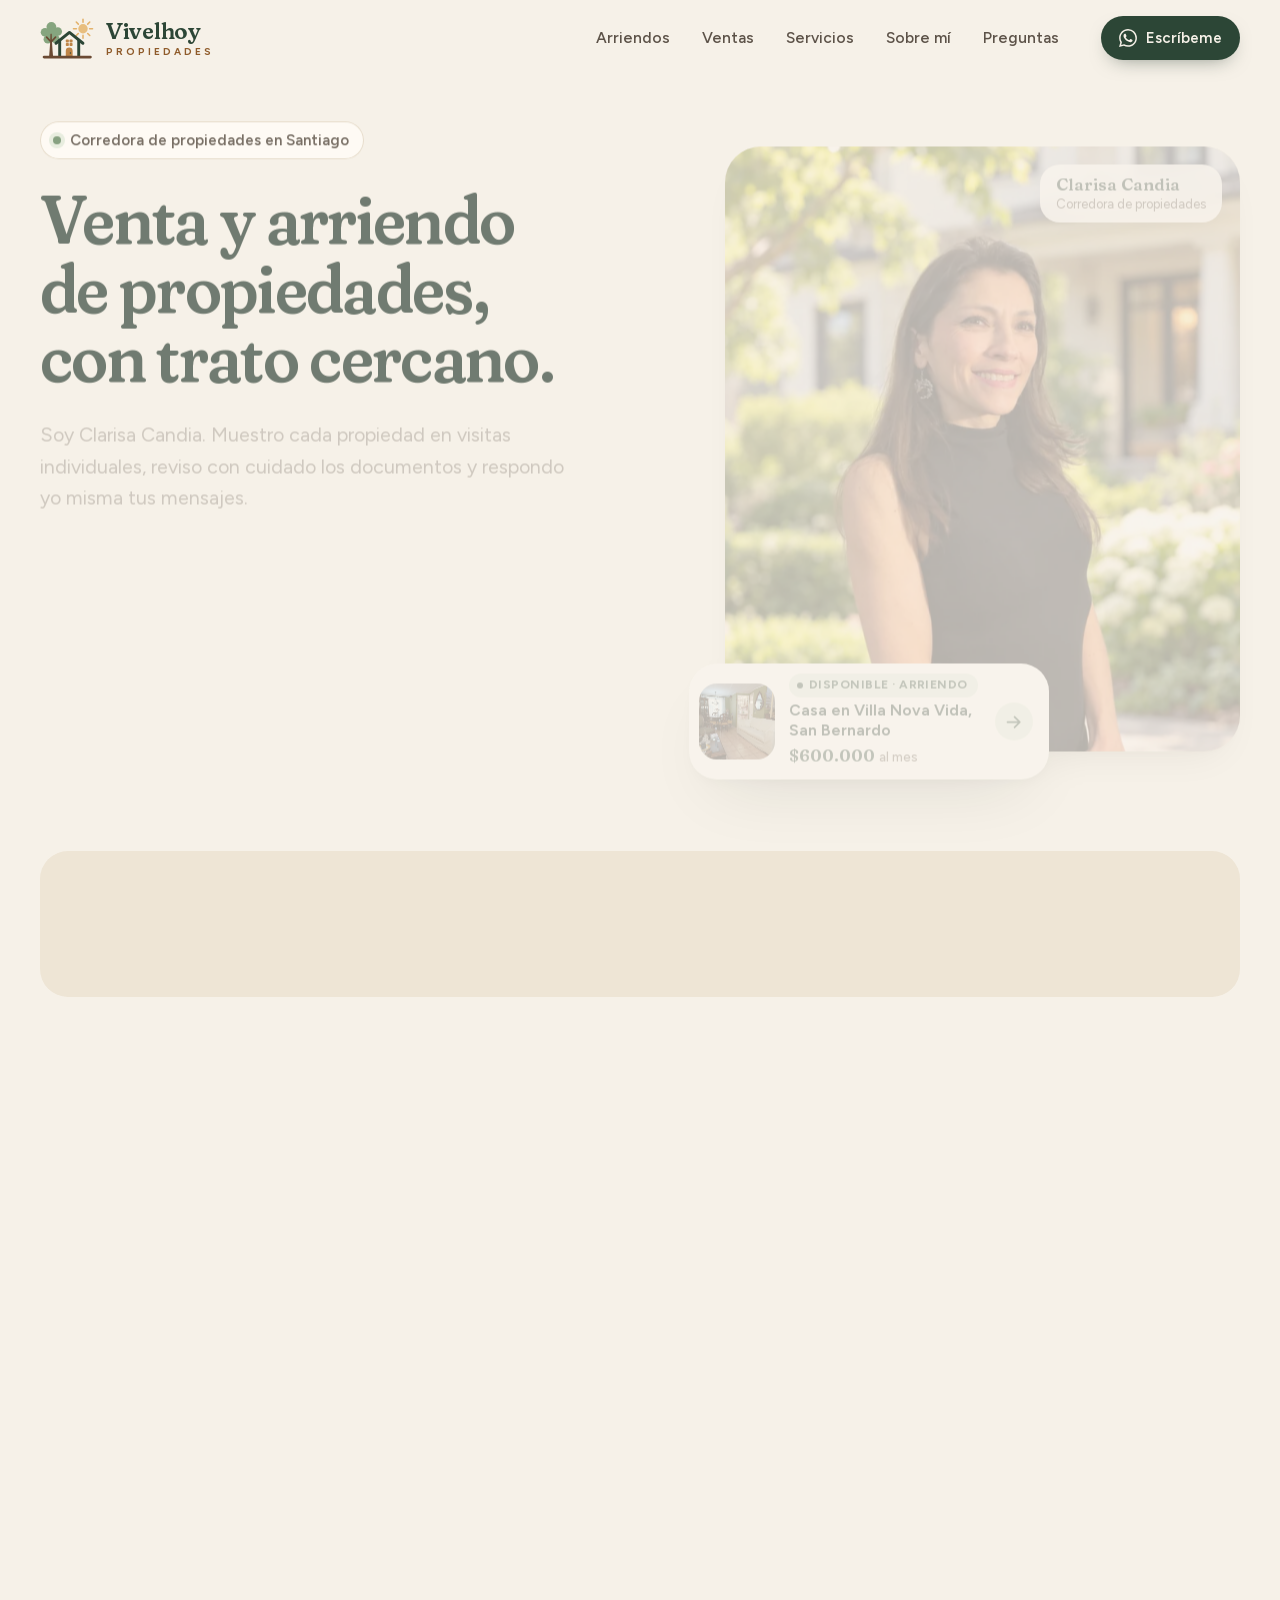
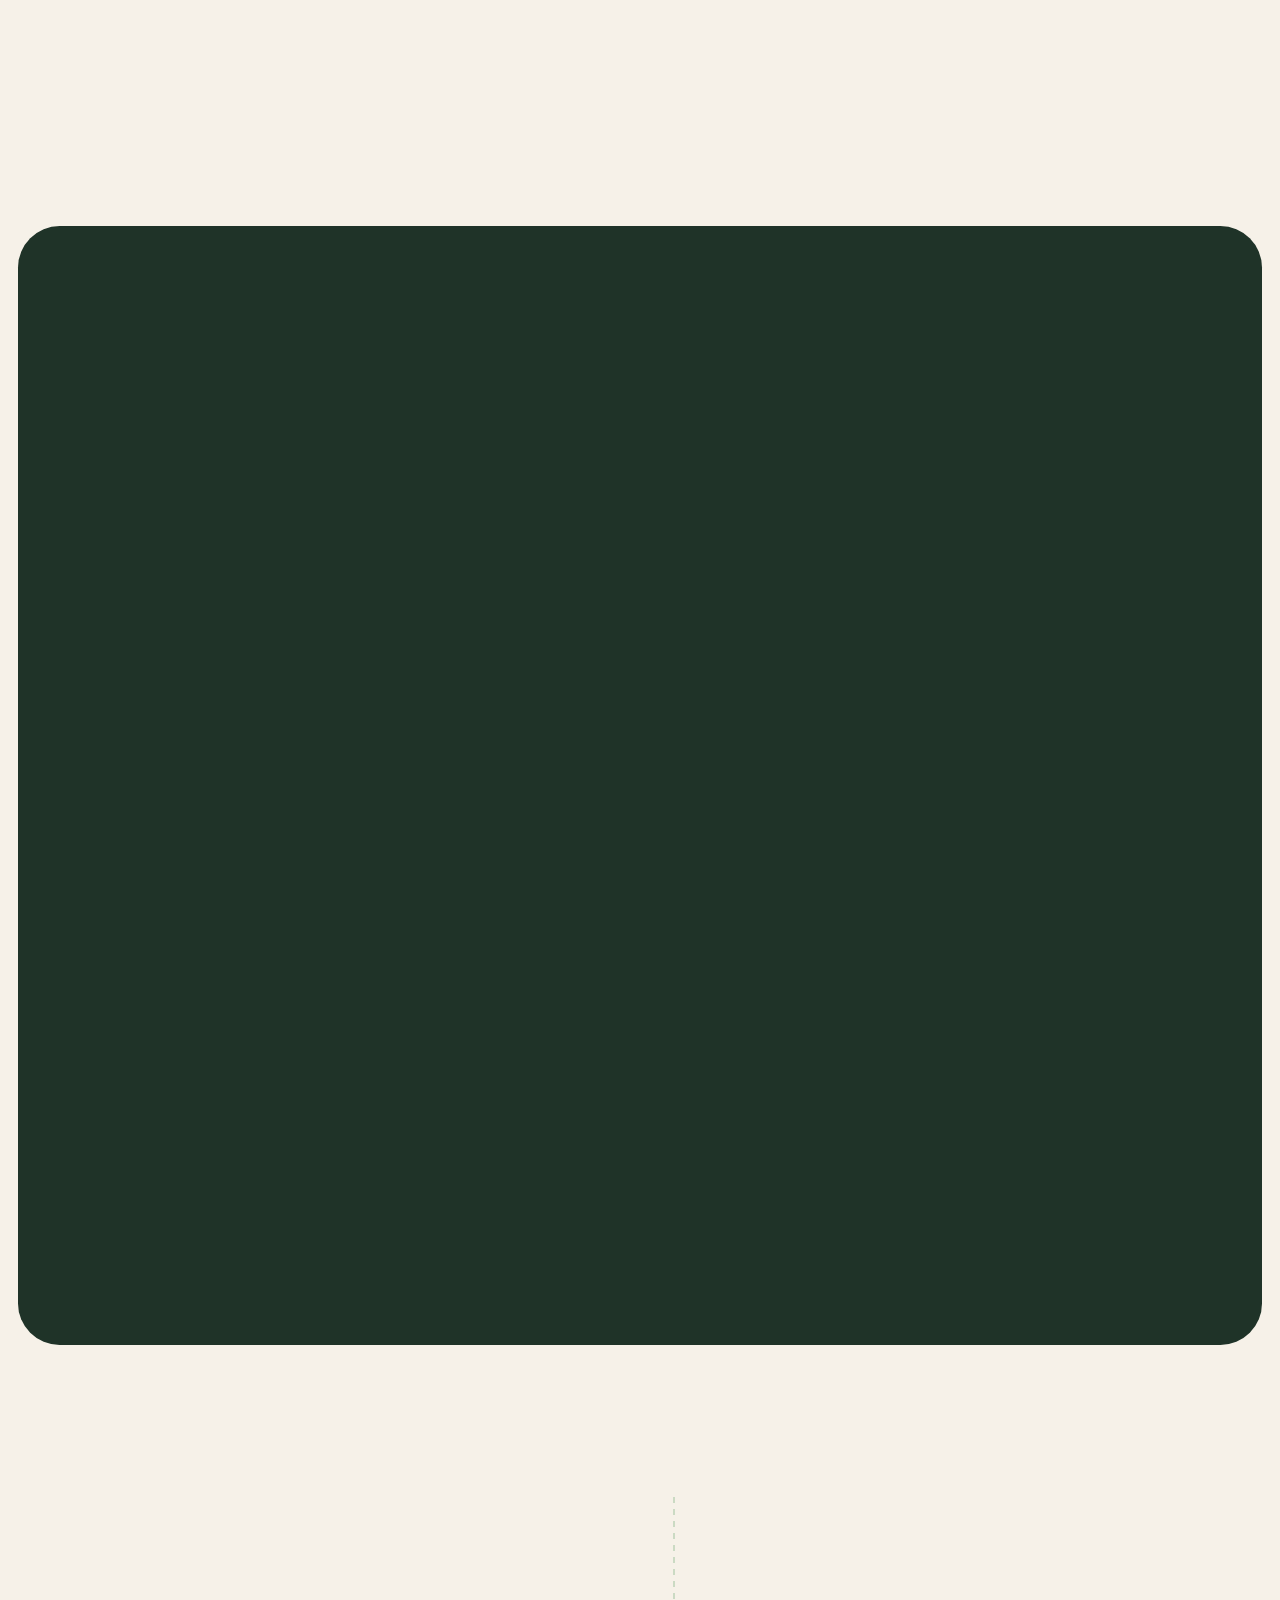
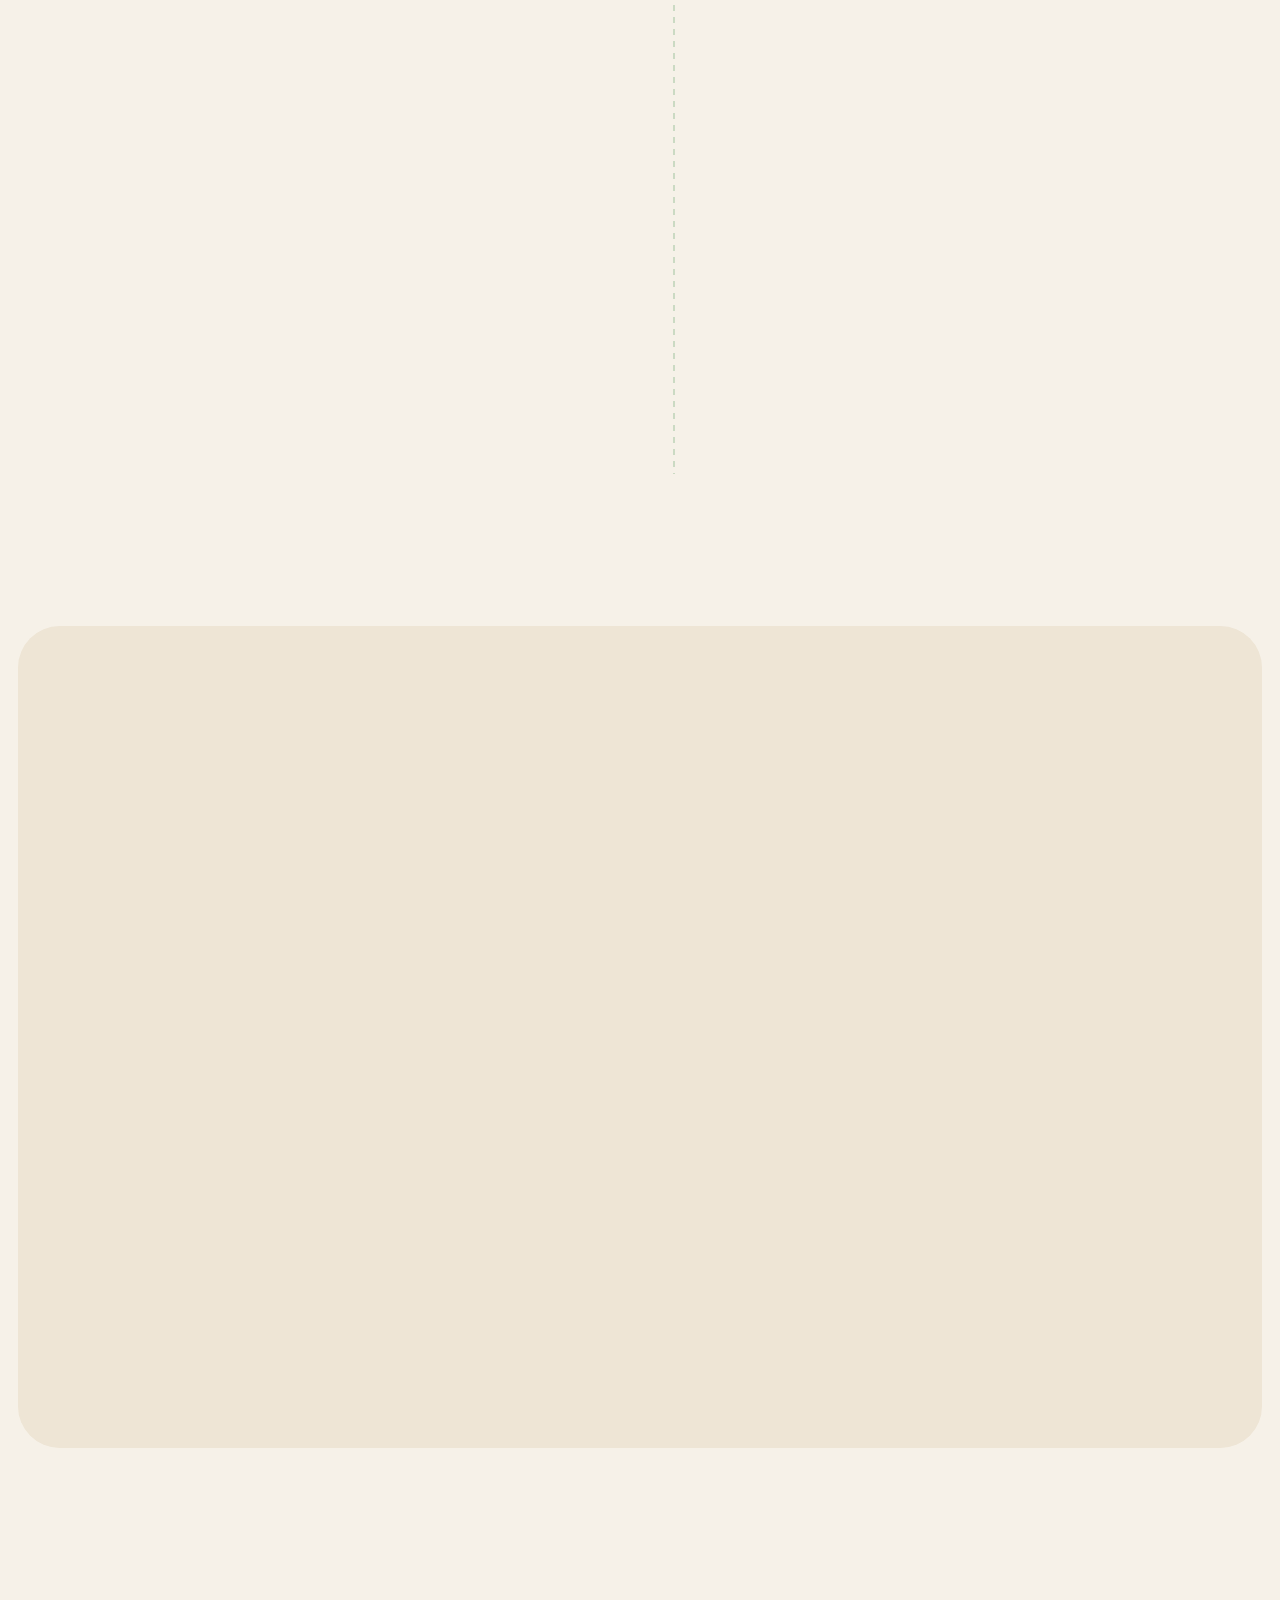
<file: Abrir pagina.html>
<!doctype html>
<html lang="es-CL">
<head>
  <meta charset="utf-8">
  <title>Abriendo Vivelhoy Propiedades…</title>
  <meta http-equiv="refresh" content="0; url=index.html">
</head>
<body style="font-family: system-ui, sans-serif; background: #F6F1E8; color: #2B2621; padding: 40px;">
  <p>Abriendo la página… Si no se abre sola, haz clic en <a href="index.html">Vivelhoy Propiedades</a>.</p>
</body>
</html>
</file>
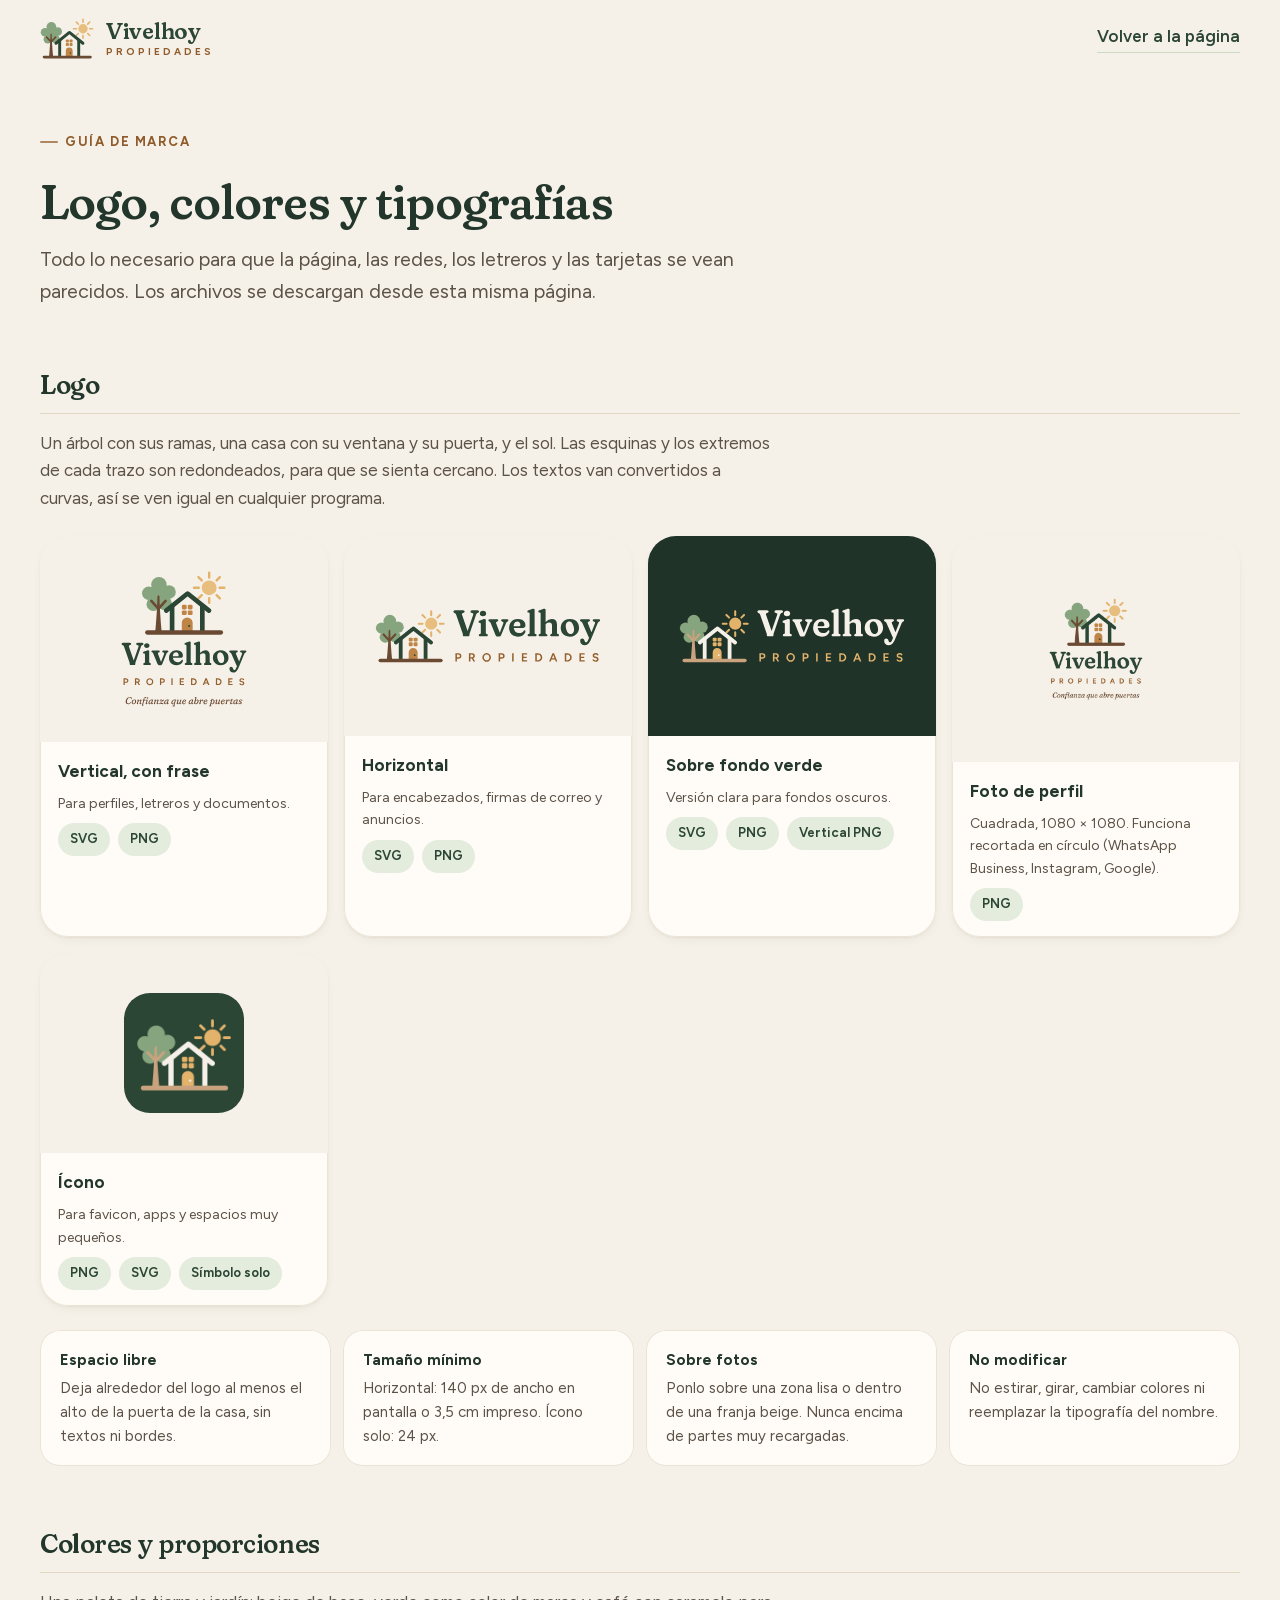
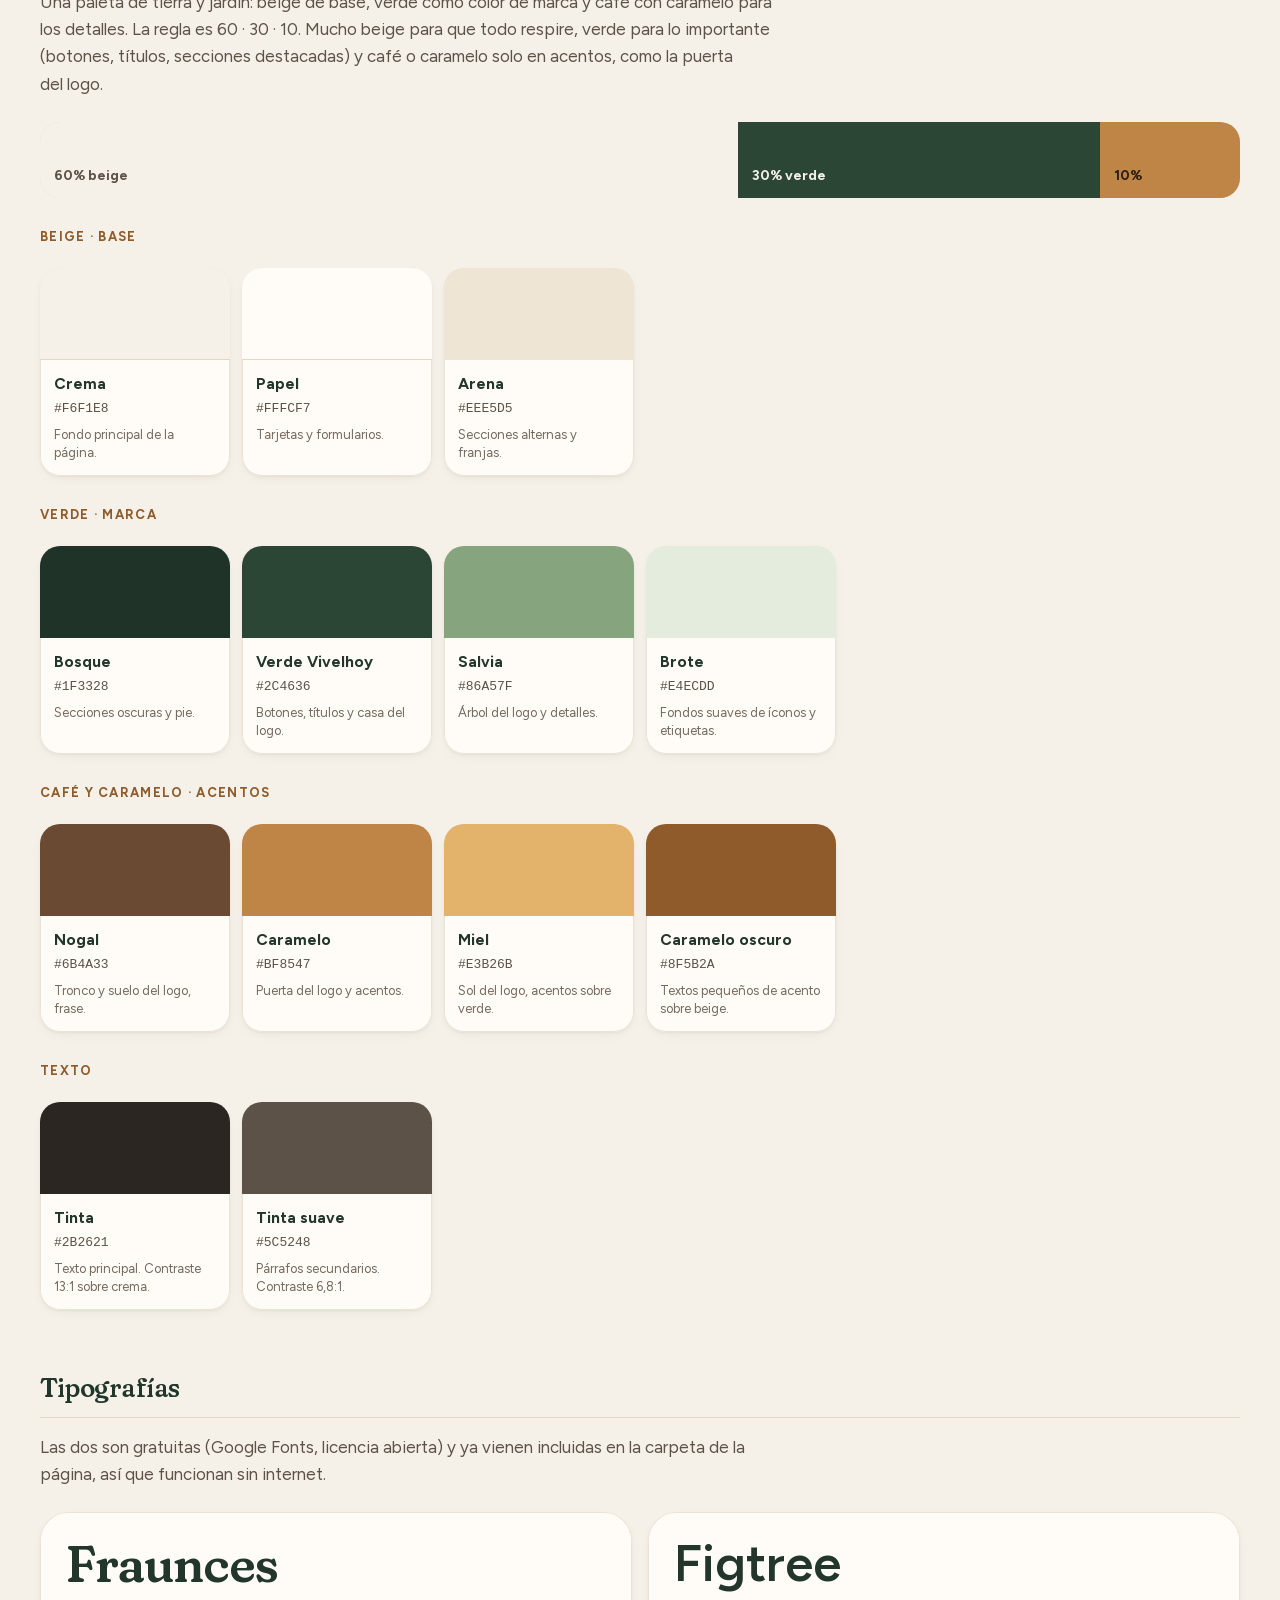
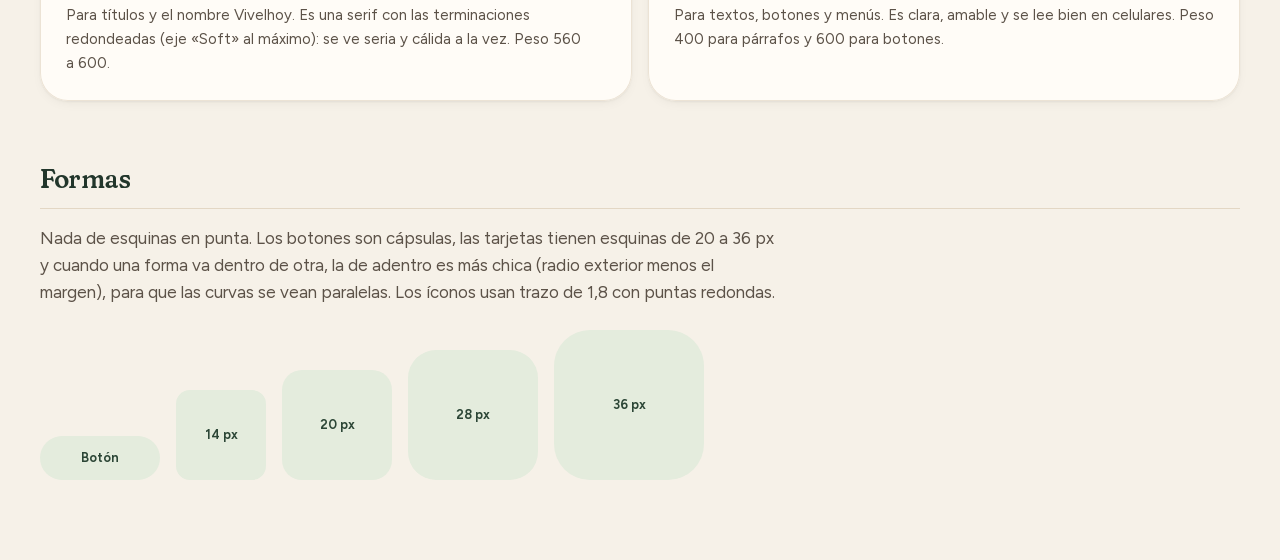
<file: marca.html>
<!doctype html>
<html lang="es-CL">
<head>
  <meta charset="utf-8">
  <meta name="viewport" content="width=device-width, initial-scale=1">
  <title>Marca Vivelhoy · Logo, colores y tipografías</title>
  <meta name="robots" content="noindex">
  <link rel="icon" href="assets/logo/favicon.svg" type="image/svg+xml">
  <link rel="stylesheet" href="css/styles.css">
  <style>
    .guide { padding-block: 3rem 5rem; }
    .guide h1 { font-size: var(--fs-h2); margin-top: .5rem; }
    .guide .intro { margin-top: 1rem; max-width: 44rem; color: var(--ink-2); font-size: var(--fs-lead); }
    .g-section { margin-top: 4rem; }
    .g-section > h2 { font-size: var(--fs-h3); padding-bottom: 14px; border-bottom: 1px solid var(--line); }
    .g-section > p { margin-top: 1rem; max-width: 46rem; color: var(--ink-2); }
    .logos { margin-top: 1.5rem; display: grid; grid-template-columns: repeat(auto-fit, minmax(260px, 1fr)); gap: 16px; }
    .logo-card { display: flex; flex-direction: column; border-radius: var(--r-lg); background: var(--paper); box-shadow: var(--shadow-1), inset 0 0 0 1px var(--line-soft); overflow: hidden; }
    .logo-card .stage { display: grid; place-items: center; min-height: 200px; padding: 28px; background: var(--cream); }
    .logo-card .stage.dark { background: var(--green-900); }
    .logo-card .stage img { max-height: 150px; width: auto; }
    .logo-card .meta { padding: 16px 18px; display: flex; flex-direction: column; gap: 8px; }
    .logo-card .meta strong { color: var(--ink-head); }
    .logo-card .meta span { color: var(--ink-2); font-size: .875rem; }
    .dl { display: flex; gap: 8px; flex-wrap: wrap; }
    .dl a { padding: 6px 12px; border-radius: var(--r-pill); background: var(--green-100); color: var(--green-800); font-size: .8125rem; font-weight: 650; text-decoration: none; }
    .dl a:hover { background: var(--green-200); }
    .ratio { margin-top: 1.5rem; display: flex; height: 76px; border-radius: var(--r-md); overflow: hidden; box-shadow: inset 0 0 0 1px var(--line); }
    .ratio div { display: flex; align-items: flex-end; padding: 10px 14px; font-weight: 700; font-size: .875rem; }
    .swatches { margin-top: 1.5rem; display: grid; grid-template-columns: repeat(auto-fill, minmax(190px, 1fr)); gap: 12px; }
    .sw { border-radius: var(--r-md); background: var(--paper); box-shadow: var(--shadow-1), inset 0 0 0 1px var(--line-soft); overflow: hidden; }
    .sw i { display: block; height: 92px; }
    .sw div { padding: 12px 14px 14px; display: flex; flex-direction: column; gap: 2px; }
    .sw strong { color: var(--ink-head); font-size: .975rem; }
    .sw code { font-family: ui-monospace, Menlo, monospace; font-size: .8125rem; color: var(--ink-2); }
    .sw span { color: var(--ink-3); font-size: .8125rem; line-height: 1.4; margin-top: 4px; }
    .group-title { margin-top: 2rem; font-family: var(--font-body); font-size: .8125rem; font-weight: 700; letter-spacing: .1em; text-transform: uppercase; color: var(--caramel-700); }
    .type { margin-top: 1.5rem; display: grid; grid-template-columns: repeat(auto-fit, minmax(300px, 1fr)); gap: 16px; }
    .type-card { padding: 26px; border-radius: var(--r-lg); background: var(--paper); box-shadow: var(--shadow-1), inset 0 0 0 1px var(--line-soft); }
    .type-card .big { font-size: 3.2rem; line-height: 1; color: var(--ink-head); }
    .type-card .fr { font-family: var(--font-display); font-variation-settings: "SOFT" 100, "WONK" 0; font-weight: 560; letter-spacing: -.02em; }
    .type-card .fg { font-family: var(--font-body); font-weight: 600; }
    .type-card p { margin-top: 14px; color: var(--ink-2); font-size: var(--fs-sm); }
    .rules { margin-top: 1.5rem; display: grid; grid-template-columns: repeat(auto-fit, minmax(260px, 1fr)); gap: 12px; }
    .rules li { padding: 18px 20px; border-radius: var(--r-md); background: var(--paper); box-shadow: inset 0 0 0 1px var(--line-soft); color: var(--ink-2); font-size: var(--fs-sm); }
    .rules li strong { display: block; color: var(--ink-head); margin-bottom: 4px; }
    .shapes { margin-top: 1.5rem; display: flex; flex-wrap: wrap; gap: 16px; align-items: flex-end; }
    .shapes div { display: grid; place-items: center; background: var(--green-100); color: var(--green-800); font-size: .8125rem; font-weight: 650; }
  </style>
</head>
<body>
  <svg class="sprite" aria-hidden="true" xmlns="http://www.w3.org/2000/svg">
    <symbol id="logo-mark" viewBox="70.6 51.9 110 84">
      <g fill="none" stroke-linecap="round" stroke-linejoin="round">
        <g stroke="var(--logo-ray)" stroke-width="3.2"><path d="M158.4 60.5V54.5M168 64.4L172.2 60.2M171.9 74H177.9M168 83.6L172.2 87.8M158.4 87.5V93.5M148.8 83.6L144.6 87.8M144.9 74H138.9M148.8 64.4L144.6 60.2"/></g>
        <circle cx="158.4" cy="74" r="9.6" fill="var(--logo-sun)"/>
        <g fill="var(--logo-tree)"><circle cx="93.6" cy="70" r="10"/><circle cx="80.6" cy="81" r="8.8"/><circle cx="106.6" cy="79.5" r="8.8"/><circle cx="93.6" cy="84" r="11.5"/><circle cx="86.4" cy="95.2" r="8.8"/><circle cx="101.2" cy="94" r="9"/></g>
        <path d="M88.9 131C90.4 114 91.4 99 91.7 85Q93 82.4 94.3 85C94.6 99 95.6 114 97.1 131Z" fill="var(--logo-wood)"/>
        <g stroke="var(--logo-wood)" stroke-width="3.4"><path d="M92.6 100.6L83.8 91M93.4 100.6L102.2 91"/></g>
        <path d="M110.6 131V97.6L130.6 82L149.6 97.4V131Z" fill="var(--logo-wall)"/>
        <path d="M103 103.6L130.6 81.4L158.2 103.6" stroke="var(--logo-house)" stroke-width="6"/>
        <path d="M110.6 98V129M149.6 98V129" stroke="var(--logo-house)" stroke-width="6"/>
        <g fill="var(--logo-door)"><rect x="123.2" y="96" width="6.2" height="6.1" rx="1.5"/><rect x="130.8" y="96" width="6.2" height="6.1" rx="1.5"/><rect x="123.2" y="103.3" width="6.2" height="6.1" rx="1.5"/><rect x="130.8" y="103.3" width="6.2" height="6.1" rx="1.5"/><path d="M123.1 131V119.4a7 7 0 0 1 14 0V131Z"/></g>
        <circle cx="132.6" cy="123.6" r="1.4" fill="var(--logo-house)"/>
        <path d="M78.6 132H173.6" stroke="var(--logo-wood)" stroke-width="5.6"/>
      </g>
    </symbol>
  </svg>

  <header class="site-header">
    <div class="container header-inner">
      <a class="brand" href="index.html" aria-label="Volver a la página">
        <svg class="brand-mark" aria-hidden="true"><use href="#logo-mark"/></svg>
        <span class="brand-text"><span class="brand-name">Vivelhoy</span><span class="brand-sub">Propiedades</span></span>
      </a>
      <a class="text-link" href="index.html">Volver a la página</a>
    </div>
  </header>

  <main class="container guide">
    <p class="eyebrow">Guía de marca</p>
    <h1>Logo, colores y tipografías</h1>
    <p class="intro">Todo lo necesario para que la página, las redes, los letreros y las tarjetas se vean parecidos. Los archivos se descargan desde esta misma página.</p>

    <section class="g-section">
      <h2>Logo</h2>
      <p>Un árbol con sus ramas, una casa con su ventana y su puerta, y el sol. Las esquinas y los extremos de cada trazo son redondeados, para que se sienta cercano. Los textos van convertidos a curvas, así se ven igual en cualquier programa.</p>
      <div class="logos">
        <div class="logo-card"><div class="stage"><img src="assets/logo/vivelhoy-logo-vertical.svg" alt="Logo vertical"></div>
          <div class="meta"><strong>Vertical, con frase</strong><span>Para perfiles, letreros y documentos.</span>
            <div class="dl"><a href="assets/logo/vivelhoy-logo-vertical.svg" download>SVG</a><a href="assets/logo/vivelhoy-logo-vertical.png" download>PNG</a></div></div></div>
        <div class="logo-card"><div class="stage"><img src="assets/logo/vivelhoy-logo-horizontal.svg" alt="Logo horizontal" style="max-height:80px"></div>
          <div class="meta"><strong>Horizontal</strong><span>Para encabezados, firmas de correo y anuncios.</span>
            <div class="dl"><a href="assets/logo/vivelhoy-logo-horizontal.svg" download>SVG</a><a href="assets/logo/vivelhoy-logo-horizontal.png" download>PNG</a></div></div></div>
        <div class="logo-card"><div class="stage dark"><img src="assets/logo/vivelhoy-logo-horizontal-claro.svg" alt="Logo horizontal para fondo oscuro" style="max-height:80px"></div>
          <div class="meta"><strong>Sobre fondo verde</strong><span>Versión clara para fondos oscuros.</span>
            <div class="dl"><a href="assets/logo/vivelhoy-logo-horizontal-claro.svg" download>SVG</a><a href="assets/logo/vivelhoy-logo-horizontal-claro.png" download>PNG</a><a href="assets/logo/vivelhoy-logo-vertical-claro.png" download>Vertical PNG</a></div></div></div>
        <div class="logo-card"><div class="stage"><img src="assets/logo/vivelhoy-perfil-redes.png" alt="Logo para perfil de redes" style="max-height:170px;border-radius:50%"></div>
          <div class="meta"><strong>Foto de perfil</strong><span>Cuadrada, 1080 × 1080. Funciona recortada en círculo (WhatsApp Business, Instagram, Google).</span>
            <div class="dl"><a href="assets/logo/vivelhoy-perfil-redes.png" download>PNG</a></div></div></div>
        <div class="logo-card"><div class="stage"><img src="assets/logo/vivelhoy-icono-512.png" alt="Ícono" style="max-height:120px;border-radius:26px"></div>
          <div class="meta"><strong>Ícono</strong><span>Para favicon, apps y espacios muy pequeños.</span>
            <div class="dl"><a href="assets/logo/vivelhoy-icono-512.png" download>PNG</a><a href="assets/logo/favicon.svg" download>SVG</a><a href="assets/logo/vivelhoy-simbolo.svg" download>Símbolo solo</a></div></div></div>
      </div>
      <ul class="rules">
        <li><strong>Espacio libre</strong>Deja alrededor del logo al menos el alto de la puerta de la casa, sin textos ni bordes.</li>
        <li><strong>Tamaño mínimo</strong>Horizontal: 140 px de ancho en pantalla o 3,5 cm impreso. Ícono solo: 24 px.</li>
        <li><strong>Sobre fotos</strong>Ponlo sobre una zona lisa o dentro de una franja beige. Nunca encima de partes muy recargadas.</li>
        <li><strong>No modificar</strong>No estirar, girar, cambiar colores ni reemplazar la tipografía del nombre.</li>
      </ul>
    </section>

    <section class="g-section">
      <h2>Colores y proporciones</h2>
      <p>Una paleta de tierra y jardín: beige de base, verde como color de marca y café con caramelo para los detalles. La regla es 60 · 30 · 10. Mucho beige para que todo respire, verde para lo importante (botones, títulos, secciones destacadas) y café o caramelo solo en acentos, como la puerta del logo.</p>
      <div class="ratio" aria-label="Proporción de colores">
        <div style="flex:60;background:#F6F1E8;color:#5C5248">60% beige</div>
        <div style="flex:30;background:#2C4636;color:#F6F1E8">30% verde</div>
        <div style="flex:10;background:#BF8547;color:#2B1E14">10%</div>
      </div>

      <h3 class="group-title">Beige · base</h3>
      <div class="swatches">
        <div class="sw"><i style="background:#F6F1E8;box-shadow:inset 0 -1px 0 #E3D7C4"></i><div><strong>Crema</strong><code>#F6F1E8</code><span>Fondo principal de la página.</span></div></div>
        <div class="sw"><i style="background:#FFFCF7;box-shadow:inset 0 -1px 0 #E3D7C4"></i><div><strong>Papel</strong><code>#FFFCF7</code><span>Tarjetas y formularios.</span></div></div>
        <div class="sw"><i style="background:#EEE5D5"></i><div><strong>Arena</strong><code>#EEE5D5</code><span>Secciones alternas y franjas.</span></div></div>
      </div>
      <h3 class="group-title">Verde · marca</h3>
      <div class="swatches">
        <div class="sw"><i style="background:#1F3328"></i><div><strong>Bosque</strong><code>#1F3328</code><span>Secciones oscuras y pie.</span></div></div>
        <div class="sw"><i style="background:#2C4636"></i><div><strong>Verde Vivelhoy</strong><code>#2C4636</code><span>Botones, títulos y casa del logo.</span></div></div>
        <div class="sw"><i style="background:#86A57F"></i><div><strong>Salvia</strong><code>#86A57F</code><span>Árbol del logo y detalles.</span></div></div>
        <div class="sw"><i style="background:#E4ECDD"></i><div><strong>Brote</strong><code>#E4ECDD</code><span>Fondos suaves de íconos y etiquetas.</span></div></div>
      </div>
      <h3 class="group-title">Café y caramelo · acentos</h3>
      <div class="swatches">
        <div class="sw"><i style="background:#6B4A33"></i><div><strong>Nogal</strong><code>#6B4A33</code><span>Tronco y suelo del logo, frase.</span></div></div>
        <div class="sw"><i style="background:#BF8547"></i><div><strong>Caramelo</strong><code>#BF8547</code><span>Puerta del logo y acentos.</span></div></div>
        <div class="sw"><i style="background:#E3B26B"></i><div><strong>Miel</strong><code>#E3B26B</code><span>Sol del logo, acentos sobre verde.</span></div></div>
        <div class="sw"><i style="background:#8F5B2A"></i><div><strong>Caramelo oscuro</strong><code>#8F5B2A</code><span>Textos pequeños de acento sobre beige.</span></div></div>
      </div>
      <h3 class="group-title">Texto</h3>
      <div class="swatches">
        <div class="sw"><i style="background:#2B2621"></i><div><strong>Tinta</strong><code>#2B2621</code><span>Texto principal. Contraste 13:1 sobre crema.</span></div></div>
        <div class="sw"><i style="background:#5C5248"></i><div><strong>Tinta suave</strong><code>#5C5248</code><span>Párrafos secundarios. Contraste 6,8:1.</span></div></div>
      </div>
    </section>

    <section class="g-section">
      <h2>Tipografías</h2>
      <p>Las dos son gratuitas (Google Fonts, licencia abierta) y ya vienen incluidas en la carpeta de la página, así que funcionan sin internet.</p>
      <div class="type">
        <div class="type-card"><div class="big fr">Fraunces</div><p>Para títulos y el nombre Vivelhoy. Es una serif con las terminaciones redondeadas (eje «Soft» al máximo): se ve seria y cálida a la vez. Peso 560 a 600.</p></div>
        <div class="type-card"><div class="big fg">Figtree</div><p>Para textos, botones y menús. Es clara, amable y se lee bien en celulares. Peso 400 para párrafos y 600 para botones.</p></div>
      </div>
    </section>

    <section class="g-section">
      <h2>Formas</h2>
      <p>Nada de esquinas en punta. Los botones son cápsulas, las tarjetas tienen esquinas de 20 a 36 px y cuando una forma va dentro de otra, la de adentro es más chica (radio exterior menos el margen), para que las curvas se vean paralelas. Los íconos usan trazo de 1,8 con puntas redondas.</p>
      <div class="shapes">
        <div style="width:120px;height:44px;border-radius:999px">Botón</div>
        <div style="width:90px;height:90px;border-radius:14px">14 px</div>
        <div style="width:110px;height:110px;border-radius:20px">20 px</div>
        <div style="width:130px;height:130px;border-radius:28px">28 px</div>
        <div style="width:150px;height:150px;border-radius:36px">36 px</div>
      </div>
    </section>
  </main>
</body>
</html>
</file>
<file: css/styles.css>
/* =========================================================
   Vivelhoy Propiedades
   Paleta: beige (base), verde (marca), café y caramelo (acentos)
   Proporción aproximada: 60% beige · 30% verde · 10% café/caramelo
   ========================================================= */

@font-face {
  font-family: "Fraunces";
  src: url("../assets/fonts/fraunces.woff2") format("woff2");
  font-weight: 100 900;
  font-style: normal;
  font-display: swap;
}
@font-face {
  font-family: "Fraunces";
  src: url("../assets/fonts/fraunces-italic.woff2") format("woff2");
  font-weight: 100 900;
  font-style: italic;
  font-display: swap;
}
@font-face {
  font-family: "Figtree";
  src: url("../assets/fonts/figtree.woff2") format("woff2");
  font-weight: 300 900;
  font-style: normal;
  font-display: swap;
}

:root {
  /* Beige */
  --cream: #F6F1E8;
  --paper: #FFFCF7;
  --sand: #EEE5D5;
  --sand-2: #E5D9C5;
  --line: #E3D7C4;
  --line-soft: #ECE3D5;

  /* Verde */
  --green-950: #18291F;
  --green-900: #1F3328;
  --green-800: #2C4636;
  --green-700: #3A5A45;
  --green-500: #6E8F6A;
  --green-400: #86A57F;
  --green-200: #CBDAC3;
  --green-100: #E4ECDD;
  --green-50: #EFF4EA;

  /* Café y caramelo */
  --cafe-800: #4E3627;
  --cafe-700: #6B4A33;
  --caramel-700: #8F5B2A;
  --caramel-500: #BF8547;
  --caramel-300: #E3B26B;
  --caramel-100: #F5E6CF;

  /* Texto */
  --ink: #2B2621;
  --ink-head: #22362B;
  --ink-2: #5C5248;
  --ink-3: #74695E;

  /* Logo */
  --logo-sun: #E8BE7E;
  --logo-ray: #E3B26B;
  --logo-tree: #86A57F;
  --logo-wood: #6B4A33;
  --logo-wall: var(--cream);
  --logo-house: #2C4636;
  --logo-door: #BF8547;

  /* Tipografía */
  --font-display: "Fraunces", "Iowan Old Style", Georgia, serif;
  --font-body: "Figtree", ui-sans-serif, system-ui, -apple-system, "Segoe UI", sans-serif;
  --fs-display: clamp(2.45rem, 1.55rem + 3.3vw, 4.25rem);
  --fs-h2: clamp(2rem, 1.5rem + 1.9vw, 3rem);
  --fs-h3: clamp(1.35rem, 1.2rem + .55vw, 1.65rem);
  --fs-lead: clamp(1.075rem, 1rem + .3vw, 1.225rem);
  --fs-body: 1.0625rem;
  --fs-sm: .9375rem;
  --fs-xs: .8125rem;

  /* Geometría: radios anidados (interior = exterior − relleno) */
  --r-xs: 10px;
  --r-sm: 14px;
  --r-md: 20px;
  --r-lg: 28px;
  --r-xl: 36px;
  --r-pill: 999px;

  --shadow-1: 0 1px 2px rgb(43 38 33 / .05), 0 4px 14px -6px rgb(43 38 33 / .10);
  --shadow-2: 0 2px 4px rgb(43 38 33 / .04), 0 18px 40px -18px rgb(43 38 33 / .28);
  --shadow-3: 0 30px 70px -28px rgb(24 41 31 / .45), 0 6px 16px -8px rgb(24 41 31 / .18);

  --gutter: clamp(20px, 4vw, 40px);
  --container: 1200px;
  --section-y: clamp(4.5rem, 3rem + 5vw, 7.5rem);
  --header-h: 76px;

  --ease: cubic-bezier(.22, .7, .2, 1);
  --ease-out: cubic-bezier(.16, 1, .3, 1);
}

/* ---------- Base ---------- */
*, *::before, *::after { box-sizing: border-box; }
html { -webkit-text-size-adjust: 100%; scroll-behavior: smooth; scroll-padding-top: calc(var(--header-h) + 12px); }
body {
  margin: 0;
  background: var(--cream);
  color: var(--ink);
  font-family: var(--font-body);
  font-size: var(--fs-body);
  line-height: 1.6;
  -webkit-font-smoothing: antialiased;
  -moz-osx-font-smoothing: grayscale;
  text-rendering: optimizeLegibility;
  overflow-x: clip;
}
img { display: block; max-width: 100%; height: auto; }
a { color: inherit; }
button, input, textarea, select { font: inherit; color: inherit; }
button { cursor: pointer; }
p { margin: 0; }
ul, ol { margin: 0; padding: 0; list-style: none; }
h1, h2, h3 {
  margin: 0;
  font-family: var(--font-display);
  font-variation-settings: "SOFT" 100, "WONK" 0;
  font-optical-sizing: auto;
  font-weight: 560;
  color: var(--ink-head);
  letter-spacing: -.018em;
  line-height: 1.08;
  text-wrap: balance;
}
p { text-wrap: pretty; }
::selection { background: var(--green-200); color: var(--green-950); }
:focus-visible { outline: 2.5px solid var(--green-700); outline-offset: 3px; border-radius: 8px; }

.sprite { position: absolute; width: 0; height: 0; overflow: hidden; }
.i {
  width: 1.25em; height: 1.25em; flex: none;
  fill: none; stroke: currentColor; stroke-width: 1.8;
  stroke-linecap: round; stroke-linejoin: round;
}

.container { width: min(100% - 2 * var(--gutter), var(--container)); margin-inline: auto; }
.section { padding-block: var(--section-y); }

.skip-link {
  position: fixed; top: 12px; left: 12px; z-index: 200;
  padding: 10px 18px; border-radius: var(--r-pill);
  background: var(--green-800); color: var(--cream); text-decoration: none; font-weight: 600;
  transform: translateY(-160%); transition: transform .2s var(--ease);
}
.skip-link:focus { transform: none; }

/* ---------- Botones ---------- */
.btn {
  --h: 52px;
  display: inline-flex; align-items: center; justify-content: center; gap: .6em;
  min-height: var(--h); padding: 0 1.5rem;
  border: 0; border-radius: var(--r-pill);
  font-weight: 600; font-size: 1rem; line-height: 1.2; letter-spacing: .005em;
  text-decoration: none; white-space: nowrap;
  transition: background-color .25s var(--ease), color .25s var(--ease), box-shadow .25s var(--ease), transform .25s var(--ease);
}
.btn .i { width: 1.2em; height: 1.2em; }
.btn:hover { transform: translateY(-1px); }
.btn:active { transform: translateY(0); }
.btn > .i:last-child:not(:first-child) { transition: transform .3s var(--ease); }
.btn:hover > .i:last-child:not(:first-child) { transform: translateX(3px); }
.btn-sm { --h: 44px; padding: 0 1.15rem; font-size: .9375rem; }
.btn-block { width: 100%; }
.btn-primary { background: var(--green-800); color: var(--cream); box-shadow: 0 8px 20px -10px rgb(31 51 40 / .55); }
.btn-primary:hover { background: var(--green-900); box-shadow: 0 12px 26px -12px rgb(31 51 40 / .6); }
.btn-secondary { background: var(--paper); color: var(--green-800); box-shadow: inset 0 0 0 1.5px var(--line); }
.btn-secondary:hover { box-shadow: inset 0 0 0 1.5px var(--green-400); }
.btn-cream { background: var(--cream); color: var(--green-900); }
.btn-cream:hover { background: #fff; }

.text-link {
  display: inline-flex; align-items: center; gap: .45em;
  color: var(--green-800); font-weight: 600; text-decoration: none;
  border-bottom: 1.5px solid var(--green-200); padding-bottom: 2px;
  transition: border-color .2s var(--ease), gap .25s var(--ease);
}
.text-link:hover { border-color: var(--green-700); gap: .7em; }

.eyebrow {
  display: inline-flex; align-items: center; gap: .55em;
  margin-bottom: 1rem;
  color: var(--caramel-700); font-size: var(--fs-xs); font-weight: 700;
  letter-spacing: .12em; text-transform: uppercase;
}
.eyebrow::before { content: ""; width: 18px; height: 2px; border-radius: 2px; background: currentColor; opacity: .7; }

.pill {
  display: inline-flex; align-items: center; gap: .6em;
  padding: .45rem .95rem .45rem .8rem;
  border-radius: var(--r-pill);
  background: var(--paper); box-shadow: inset 0 0 0 1px var(--line);
  color: var(--ink-2); font-size: var(--fs-sm); font-weight: 600;
}
.dot { width: 8px; height: 8px; border-radius: 50%; background: var(--green-500); box-shadow: 0 0 0 4px var(--green-100); }

/* ---------- Encabezado ---------- */
.site-header {
  position: sticky; top: 0; z-index: 50;
  height: var(--header-h);
  background: rgb(246 241 232 / 0);
  transition: background-color .3s var(--ease), box-shadow .3s var(--ease), height .3s var(--ease);
}
.site-header.is-scrolled {
  --header-h: 66px;
  background: rgb(246 241 232 / .88);
  -webkit-backdrop-filter: saturate(1.4) blur(14px);
  backdrop-filter: saturate(1.4) blur(14px);
  box-shadow: 0 1px 0 var(--line-soft), 0 8px 24px -18px rgb(43 38 33 / .3);
}
.header-inner { height: 100%; display: flex; align-items: center; justify-content: space-between; gap: 24px; }

.brand { display: inline-flex; align-items: center; gap: 11px; text-decoration: none; color: inherit; }
.brand-mark { width: 54px; height: 41px; }
.brand-text { display: flex; flex-direction: column; line-height: 1; }
.brand-name {
  font-family: var(--font-display); font-variation-settings: "SOFT" 100, "WONK" 0, "opsz" 72;
  font-weight: 600; font-size: 1.5rem; letter-spacing: -.012em; color: var(--green-800);
}
.brand-sub {
  margin-top: 4px; padding-left: 1px;
  font-size: .625rem; font-weight: 700; letter-spacing: .3em; text-transform: uppercase; color: var(--caramel-700);
}

.main-nav { display: flex; align-items: center; gap: 28px; }
.main-nav ul { display: flex; align-items: center; gap: 4px; }
.main-nav ul a {
  position: relative; display: inline-flex; align-items: center; height: 40px; padding: 0 14px;
  border-radius: var(--r-pill);
  color: var(--ink-2); font-size: .9688rem; font-weight: 550; text-decoration: none;
  transition: color .2s var(--ease), background-color .2s var(--ease);
}
.main-nav ul a:hover { color: var(--green-900); background: rgb(44 70 54 / .06); }
.main-nav ul a.is-active { color: var(--green-900); background: var(--green-100); }

.menu-toggle {
  display: none; width: 46px; height: 46px; border: 0; border-radius: 50%;
  background: var(--paper); color: var(--green-900); box-shadow: inset 0 0 0 1px var(--line);
  align-items: center; justify-content: center;
}
.menu-toggle .i { width: 22px; height: 22px; }
.menu-toggle .i-shut { display: none; }
.menu-toggle[aria-expanded="true"] .i-open { display: none; }
.menu-toggle[aria-expanded="true"] .i-shut { display: block; }

/* ---------- Portada ---------- */
.hero { padding-top: clamp(1.5rem, 1rem + 2vw, 3rem); padding-bottom: clamp(3rem, 2rem + 3vw, 4.5rem); }
.hero-grid {
  display: grid; grid-template-columns: minmax(0, 1.08fr) minmax(0, .92fr);
  gap: clamp(2.5rem, 1rem + 5vw, 5rem); align-items: center;
}
.hero-copy { display: flex; flex-direction: column; align-items: flex-start; }
.hero h1 { margin-top: 1.35rem; font-size: var(--fs-display); line-height: 1.03; letter-spacing: -.025em; max-width: 13ch; }
.lead { margin-top: 1.35rem; max-width: 34rem; color: var(--ink-2); font-size: var(--fs-lead); line-height: 1.6; }

.paths { margin-top: 2.25rem; width: 100%; display: grid; grid-template-columns: repeat(3, minmax(0, 1fr)); gap: 12px; }
.path {
  position: relative; display: flex; flex-direction: column; gap: 14px;
  padding: 16px 16px 18px; border-radius: var(--r-md);
  background: var(--paper); box-shadow: var(--shadow-1), inset 0 0 0 1px var(--line-soft);
  text-decoration: none; color: inherit;
  transition: transform .35s var(--ease), box-shadow .35s var(--ease), background-color .35s var(--ease);
}
.path:hover { transform: translateY(-3px); box-shadow: var(--shadow-2), inset 0 0 0 1px var(--green-200); }
.path-icon {
  display: grid; place-items: center; width: 44px; height: 44px; border-radius: var(--r-sm);
  background: var(--green-100); color: var(--green-800);
  transition: background-color .35s var(--ease), color .35s var(--ease);
}
.path-icon .i { width: 22px; height: 22px; }
.path:hover .path-icon { background: var(--green-800); color: var(--cream); }
.path-text { display: flex; flex-direction: column; gap: 3px; padding-right: 18px; }
.path-text strong { font-size: 1.0313rem; font-weight: 650; color: var(--ink-head); line-height: 1.25; }
.path-text span { font-size: .875rem; color: var(--ink-3); line-height: 1.35; }
.path-arrow { position: absolute; top: 18px; right: 16px; width: 20px; height: 20px; color: var(--green-700); opacity: .55; transition: transform .35s var(--ease), opacity .35s var(--ease); }
.path:hover .path-arrow { transform: translateX(3px); opacity: 1; }

.hero-area { margin-top: 1.5rem; display: flex; align-items: center; gap: .55em; color: var(--ink-3); font-size: var(--fs-sm); font-weight: 500; }
.hero-area { align-items: flex-start; line-height: 1.55; }
.hero-area .i { margin-top: .12em; }
.hero-area .i { color: var(--caramel-500); }
.area-link { color: var(--green-800); font-weight: 600; text-decoration: underline; text-decoration-color: var(--green-200); text-underline-offset: 4px; text-decoration-thickness: 1.5px; }
.area-link:hover { text-decoration-color: var(--green-700); }
.area-link { white-space: nowrap; }

.hero-visual { position: relative; padding-bottom: 28px; }
.portrait {
  position: relative; margin: 0; overflow: hidden;
  aspect-ratio: 4 / 4.7; border-radius: var(--r-xl);
  background: var(--sand); box-shadow: var(--shadow-2);
}
.portrait img { width: 100%; height: 100%; object-fit: cover; object-position: 50% 26%; }
.portrait-tag {
  position: absolute; top: 18px; right: 18px;
  display: flex; flex-direction: column; gap: 1px;
  padding: 10px 16px; border-radius: var(--r-md);
  background: rgb(255 252 247 / .86); -webkit-backdrop-filter: blur(10px); backdrop-filter: blur(10px);
  box-shadow: 0 6px 18px -10px rgb(43 38 33 / .35);
  line-height: 1.25;
}
.portrait-tag strong { font-family: var(--font-display); font-variation-settings: "SOFT" 100, "WONK" 0; font-weight: 600; font-size: 1.05rem; color: var(--ink-head); }
.portrait-tag span { font-size: .8125rem; color: var(--ink-2); }

.hero-listing {
  position: absolute; left: -36px; bottom: 0; z-index: 2;
  display: grid; grid-template-columns: 76px 1fr auto; align-items: center; gap: 14px;
  width: min(360px, 92%); padding: 10px 16px 10px 10px;
  border-radius: var(--r-lg); background: var(--paper);
  box-shadow: var(--shadow-3); text-decoration: none; color: inherit;
  transition: transform .35s var(--ease), box-shadow .35s var(--ease);
}
.hero-listing:hover { transform: translateY(-3px); }
.hero-listing img { width: 76px; height: 76px; object-fit: cover; border-radius: calc(var(--r-lg) - 10px); }
.hero-listing .hl-text { display: flex; flex-direction: column; gap: 3px; min-width: 0; }
.hero-listing .hl-title { font-weight: 650; color: var(--ink-head); line-height: 1.25; font-size: .975rem; }
.hero-listing .hl-price { font-family: var(--font-display); font-variation-settings: "SOFT" 100, "WONK" 0; font-weight: 600; color: var(--green-800); font-size: 1.05rem; }
.hero-listing .hl-price small { font-family: var(--font-body); font-weight: 500; font-size: .8125rem; color: var(--ink-3); }
.hero-listing .hl-go { display: grid; place-items: center; width: 38px; height: 38px; border-radius: 50%; background: var(--green-100); color: var(--green-800); transition: background-color .3s var(--ease), color .3s var(--ease); }
.hero-listing:hover .hl-go { background: var(--green-800); color: var(--cream); }

.badge {
  display: inline-flex; align-items: center; gap: 6px; width: max-content;
  padding: 4px 10px 4px 8px; border-radius: var(--r-pill);
  font-size: .75rem; font-weight: 700; letter-spacing: .04em; text-transform: uppercase; line-height: 1.3;
}
.badge::before { content: ""; width: 6px; height: 6px; border-radius: 50%; background: currentColor; }
.badge-available { background: var(--green-100); color: var(--green-800); }
.badge-closed { background: var(--caramel-100); color: var(--cafe-800); }
.badge-op { background: transparent; color: var(--ink-3); padding-inline: 0; }
.badge-op::before { display: none; }

/* Franja de garantías */
.assurances {
  margin-top: clamp(3rem, 2rem + 3vw, 4.5rem);
  display: grid; grid-template-columns: repeat(4, minmax(0, 1fr));
  border-radius: var(--r-lg); background: var(--sand);
  padding: 8px;
}
.assurances li { display: flex; gap: 14px; align-items: flex-start; padding: 20px 18px; }
.assurances li + li { box-shadow: -1px 0 0 var(--sand-2); }
.assurance-icon {
  display: grid; place-items: center; flex: none;
  width: 44px; height: 44px; border-radius: 50%;
  background: var(--paper); color: var(--green-700);
}
.assurance-icon .i { width: 21px; height: 21px; }
.assurances strong { display: block; color: var(--ink-head); font-weight: 650; font-size: 1rem; line-height: 1.3; margin-top: 2px; }
.assurances div > span { display: block; margin-top: 4px; color: var(--ink-2); font-size: .875rem; line-height: 1.5; }

/* ---------- Encabezados de sección ---------- */
.section-head { max-width: 40rem; margin-bottom: clamp(2.5rem, 2rem + 2vw, 3.5rem); }
.section-head h2 { font-size: var(--fs-h2); }
.section-head > p:not(.eyebrow) { margin-top: 1rem; color: var(--ink-2); font-size: var(--fs-lead); }
.section-head-light h2 { color: var(--cream); }
.section-head-light > p:not(.eyebrow) { color: rgb(246 241 232 / .78); }
.section-head-light .eyebrow { color: var(--caramel-300); }

/* ---------- Propiedades ---------- */
.listings { padding-top: clamp(2rem, 1rem + 3vw, 3.5rem); }
.listing-block + .listing-block { margin-top: clamp(3.5rem, 2.5rem + 3vw, 5rem); }
.block-head {
  display: flex; align-items: center; justify-content: space-between; gap: 16px; flex-wrap: wrap;
  padding-bottom: 18px; margin-bottom: 24px; border-bottom: 1px solid var(--line);
}
.block-head h3 { display: flex; align-items: center; gap: 12px; font-size: var(--fs-h3); }
.block-head h3 .i { width: 30px; height: 30px; padding: 6px; border-radius: 50%; background: var(--green-100); color: var(--green-800); stroke-width: 2; box-sizing: content-box; }
.count { padding: 6px 14px; border-radius: var(--r-pill); background: var(--paper); box-shadow: inset 0 0 0 1px var(--line); color: var(--ink-2); font-size: .875rem; font-weight: 600; }
.count.has-available { background: var(--green-100); box-shadow: none; color: var(--green-800); }

.listing-list { display: grid; gap: 24px; }
.cards { display: grid; grid-template-columns: repeat(3, minmax(0, 1fr)); gap: 24px; }

/* Propiedad destacada (disponible) */
.feature {
  padding: 12px; border-radius: var(--r-xl);
  background: var(--paper); box-shadow: var(--shadow-2), inset 0 0 0 1px var(--line-soft);
}
.mosaic {
  --outer: calc(var(--r-xl) - 12px);
  display: grid; gap: 8px;
  grid-template-columns: 2fr 1fr 1.3fr; grid-template-rows: 1fr 1fr;
  height: clamp(320px, 22rem + 10vw, 500px);
}
.tile {
  position: relative; padding: 0; border: 0; overflow: hidden; background: var(--sand);
  border-radius: 10px; cursor: zoom-in;
}
.tile img { width: 100%; height: 100%; object-fit: cover; transition: transform .9s var(--ease-out); }
.tile:hover img { transform: scale(1.04); }
.tile-1 { grid-row: 1 / 3; border-top-left-radius: var(--outer); border-bottom-left-radius: var(--outer); }
.tile-2 { grid-row: 1 / 3; }
.tile-3 { border-top-right-radius: var(--outer); }
.tile-4 { border-bottom-right-radius: var(--outer); }
.mosaic.tiles-3 { grid-template-columns: 2fr 1.3fr; }
.mosaic.tiles-3 .tile-2 { grid-row: auto; border-top-right-radius: var(--outer); }
.mosaic.tiles-3 .tile-3 { border-radius: 10px 10px var(--outer) 10px; }
.mosaic.tiles-1, .mosaic.tiles-2 { grid-template-columns: 1fr; grid-template-rows: 1fr; }
.mosaic.tiles-1 .tile-1, .mosaic.tiles-2 .tile-1 { border-radius: var(--outer); }
.mosaic.tiles-2 .tile-2 { display: none; }
.tile .more {
  position: absolute; right: 12px; bottom: 12px;
  display: inline-flex; align-items: center; gap: 6px;
  padding: 8px 13px; border-radius: var(--r-pill);
  background: rgb(255 252 247 / .94); color: var(--ink-head); font-size: .8125rem; font-weight: 650;
  box-shadow: 0 4px 12px -6px rgb(0 0 0 / .3);
}
.tile .more .i { width: 16px; height: 16px; }

.feature-body {
  display: grid; grid-template-columns: minmax(0, 1.1fr) minmax(0, .9fr); gap: clamp(1.5rem, 1rem + 3vw, 4rem);
  padding: clamp(18px, 1rem + 1vw, 30px) clamp(10px, .5rem + 1.5vw, 26px) clamp(10px, .5rem + .5vw, 14px);
}
.feature-main, .feature-side { display: flex; flex-direction: column; }
.feature-tags { display: flex; align-items: center; gap: 12px; flex-wrap: wrap; }
.feature h4 {
  margin: 14px 0 0; font-family: var(--font-display); font-variation-settings: "SOFT" 100, "WONK" 0;
  font-weight: 560; font-size: clamp(1.75rem, 1.4rem + 1.2vw, 2.4rem); line-height: 1.08; letter-spacing: -.022em; color: var(--ink-head);
}
.feature .where { margin-top: 10px; display: flex; align-items: center; gap: 6px; color: var(--ink-2); font-size: var(--fs-sm); }
.feature .where .i { color: var(--caramel-500); width: 18px; height: 18px; }
.price { margin-top: 20px; display: flex; align-items: baseline; gap: 8px; }
.price strong {
  font-family: var(--font-display); font-variation-settings: "SOFT" 100, "WONK" 0;
  font-weight: 600; font-size: clamp(1.85rem, 1.6rem + .8vw, 2.3rem); letter-spacing: -.02em; color: var(--green-800); line-height: 1;
}
.price span { color: var(--ink-3); font-weight: 500; }
.feature .desc { margin-top: 18px; color: var(--ink-2); font-size: var(--fs-sm); line-height: 1.65; max-width: 34rem; }
.chips { margin-top: 18px; display: flex; flex-wrap: wrap; gap: 6px; }
.chips li { padding: 5px 12px; border-radius: var(--r-pill); box-shadow: inset 0 0 0 1px var(--line); color: var(--ink-2); font-size: .8125rem; font-weight: 550; }

.specs { display: grid; grid-template-columns: repeat(6, minmax(0, 1fr)); gap: 8px; }
.spec {
  grid-column: span 2; display: flex; flex-direction: column; gap: 6px;
  padding: 14px 14px 13px; border-radius: var(--r-sm); background: var(--cream);
}
.spec.wide { grid-column: span 3; }
.spec .i { width: 22px; height: 22px; color: var(--green-700); }
.spec strong { font-weight: 650; color: var(--ink-head); font-size: 1rem; line-height: 1.2; }
.spec span { margin-top: -3px; color: var(--ink-3); font-size: .8125rem; line-height: 1.3; }
.feature-actions { margin-top: auto; padding-top: 18px; display: grid; grid-template-columns: 1fr 1fr; gap: 10px; }
.feature-actions .btn { padding-inline: 1rem; }

/* Tarjetas de propiedades cerradas */
.card {
  position: relative; display: flex; flex-direction: column;
  padding: 8px; border-radius: var(--r-lg); background: var(--paper);
  box-shadow: var(--shadow-1), inset 0 0 0 1px var(--line-soft);
  transition: transform .4s var(--ease), box-shadow .4s var(--ease);
}
.card:hover { transform: translateY(-4px); box-shadow: var(--shadow-2), inset 0 0 0 1px var(--line-soft); }
.card-media { position: relative; aspect-ratio: 4 / 3; overflow: hidden; border-radius: calc(var(--r-lg) - 8px); background: var(--sand); }
.card-media img { width: 100%; height: 100%; object-fit: cover; filter: saturate(.9); transition: transform .9s var(--ease-out), filter .5s var(--ease); }
.card:hover .card-media img { transform: scale(1.045); filter: saturate(1); }
.card-media .badge { position: absolute; top: 12px; left: 12px; background: rgb(245 230 207 / .96); box-shadow: 0 2px 10px -4px rgb(0 0 0 / .25); }
.card-media .photos {
  position: absolute; right: 12px; bottom: 12px; display: inline-flex; align-items: center; gap: 6px;
  padding: 6px 10px; border-radius: var(--r-pill);
  background: rgb(31 51 40 / .72); -webkit-backdrop-filter: blur(6px); backdrop-filter: blur(6px);
  color: var(--cream); font-size: .75rem; font-weight: 650;
}
.card-media .photos .i { width: 15px; height: 15px; }
.card-body { padding: 16px 12px 10px; }
.card h4 { margin: 0; font-family: var(--font-display); font-variation-settings: "SOFT" 100, "WONK" 0; font-weight: 580; font-size: 1.3rem; line-height: 1.2; color: var(--ink-head); letter-spacing: -.012em; }
.card .meta { margin-top: 6px; color: var(--ink-2); font-size: .9063rem; }
.card-link { position: absolute; inset: 0; border-radius: inherit; border: 0; background: transparent; cursor: zoom-in; }
.card-link:focus-visible { outline-offset: 2px; }

/* Tarjeta para dejar un pedido */
.ask {
  display: flex; flex-direction: column; align-items: flex-start;
  padding: 26px 24px 24px; border-radius: var(--r-lg);
  background: var(--green-50); box-shadow: inset 0 0 0 1px var(--green-100);
}
.ask .ask-icon { display: grid; place-items: center; width: 48px; height: 48px; border-radius: 50%; background: var(--paper); color: var(--green-700); }
.ask .ask-icon .i { width: 22px; height: 22px; }
.ask h4 { margin: 18px 0 0; font-family: var(--font-display); font-variation-settings: "SOFT" 100, "WONK" 0; font-weight: 580; font-size: 1.35rem; line-height: 1.2; color: var(--ink-head); letter-spacing: -.012em; }
.ask p { margin-top: 10px; color: var(--ink-2); font-size: var(--fs-sm); }
.ask .ask-actions { margin-top: auto; padding-top: 22px; display: flex; flex-wrap: wrap; align-items: center; gap: 10px 18px; }

/* ---------- Paneles de color ---------- */
.panel { margin-inline: clamp(8px, 1.4vw, 20px); border-radius: clamp(28px, 2vw + 16px, 44px); }
.panel-green { background: var(--green-900); color: var(--cream); }
.panel-sand { background: var(--sand); }

/* ---------- Servicios ---------- */
.service-grid { display: grid; grid-template-columns: repeat(3, minmax(0, 1fr)); gap: 16px; }
.service {
  display: grid; grid-row: span 6; grid-template-rows: subgrid; row-gap: 0; align-content: start;
  padding: 28px 26px 26px; border-radius: var(--r-lg);
  background: rgb(246 241 232 / .055); box-shadow: inset 0 0 0 1px rgb(246 241 232 / .12);
  transition: background-color .35s var(--ease), box-shadow .35s var(--ease);
}
.service:hover { background: rgb(246 241 232 / .085); box-shadow: inset 0 0 0 1px rgb(246 241 232 / .2); }
.service-icon { display: grid; place-items: center; width: 52px; height: 52px; border-radius: var(--r-sm); background: var(--caramel-300); color: var(--green-950); }
.service-icon .i { width: 24px; height: 24px; }
.service h3 { margin-top: 22px; color: var(--cream); font-size: var(--fs-h3); }
.service > p:not(.fee) { margin-top: 12px; color: rgb(246 241 232 / .78); font-size: var(--fs-sm); line-height: 1.6; }
.ticks { margin-top: 20px; display: grid; gap: 10px; }
.ticks li { position: relative; padding-left: 28px; color: rgb(246 241 232 / .92); font-size: .9375rem; line-height: 1.45; }
.ticks li::before {
  content: ""; position: absolute; left: 0; top: 2px; width: 18px; height: 18px; border-radius: 50%;
  background: var(--green-700) url("data:image/svg+xml,%3Csvg xmlns='http://www.w3.org/2000/svg' viewBox='0 0 24 24' fill='none' stroke='%23F6F1E8' stroke-width='3' stroke-linecap='round' stroke-linejoin='round'%3E%3Cpath d='m6.5 12.5 3.5 3.5 7.5-8'/%3E%3C/svg%3E") center / 12px no-repeat;
}
.fee { margin-top: 22px; padding-top: 18px; border-top: 1px solid rgb(246 241 232 / .14); color: var(--cream); font-size: .9375rem; font-weight: 600; }
.fee span { display: block; margin-bottom: 3px; color: var(--caramel-300); font-size: .75rem; font-weight: 700; letter-spacing: .1em; text-transform: uppercase; }
.service .btn { margin-top: 22px; align-self: end; justify-self: stretch; }
.service .btn .i { flex: none; }

/* ---------- Proceso ---------- */
.process-grid { display: grid; grid-template-columns: minmax(0, .9fr) minmax(0, 1.1fr); gap: clamp(2.5rem, 1rem + 5vw, 6rem); align-items: start; }
.process-intro { position: sticky; top: calc(var(--header-h) + 32px); }
.process-intro h2 { font-size: var(--fs-h2); }
.process-intro > p:not(.eyebrow) { margin-top: 1rem; color: var(--ink-2); font-size: var(--fs-lead); }
.promises { margin-top: 28px; display: grid; gap: 4px; padding: 8px; border-radius: var(--r-lg); background: var(--paper); box-shadow: var(--shadow-1), inset 0 0 0 1px var(--line-soft); }
.promises li { display: flex; align-items: center; gap: 14px; padding: 12px 14px; border-radius: var(--r-md); color: var(--ink); font-size: .9688rem; line-height: 1.45; font-weight: 500; }
.promises li + li { box-shadow: 0 -1px 0 var(--line-soft); border-radius: 0; }
.promises .i { width: 38px; height: 38px; padding: 9px; box-sizing: border-box; border-radius: 50%; background: var(--green-100); color: var(--green-800); }

.steps { position: relative; display: grid; gap: 14px; counter-reset: s; }
.step {
  position: relative; display: grid; grid-template-columns: 56px 1fr; gap: 20px; align-items: start;
  padding: 26px 26px 26px 22px; border-radius: var(--r-lg);
  background: var(--paper); box-shadow: var(--shadow-1), inset 0 0 0 1px var(--line-soft);
}
.step-num {
  display: grid; place-items: center; width: 56px; height: 56px; border-radius: 50%;
  background: var(--green-800); color: var(--cream);
  font-family: var(--font-display); font-variation-settings: "SOFT" 100, "WONK" 0; font-weight: 600; font-size: 1.5rem; line-height: 1;
}
.step h3 { font-size: 1.375rem; margin-top: 4px; }
.step p { margin-top: 8px; color: var(--ink-2); font-size: var(--fs-sm); line-height: 1.6; }
.steps::before {
  content: ""; position: absolute; left: 49px; top: 40px; bottom: 40px; width: 2px;
  background: repeating-linear-gradient(to bottom, var(--green-200) 0 6px, transparent 6px 12px);
}

/* ---------- Sobre mí ---------- */
.about-grid { display: grid; grid-template-columns: minmax(0, .8fr) minmax(0, 1.2fr); gap: clamp(2.5rem, 1rem + 5vw, 6rem); align-items: start; }
.about-side { display: flex; flex-direction: column; }
.about-avatar { width: 112px; height: 112px; border-radius: 50%; object-fit: cover; box-shadow: 0 0 0 6px var(--paper), var(--shadow-2); }
.quote { margin: 28px 0 0; padding: 0; }
.quote p {
  font-family: var(--font-display); font-style: italic; font-variation-settings: "SOFT" 100, "WONK" 0;
  font-weight: 420; font-size: clamp(1.5rem, 1.2rem + 1.1vw, 2.05rem); line-height: 1.28; letter-spacing: -.012em; color: var(--green-800);
}
.quote footer { margin-top: 14px; color: var(--caramel-700); font-weight: 650; font-size: var(--fs-sm); }
.quote footer::before { content: "— "; }
.credentials { margin-top: 28px; display: grid; gap: 10px; }
.credentials li { display: flex; align-items: center; gap: 10px; color: var(--ink); font-size: .9375rem; font-weight: 550; }
.credentials .i { width: 26px; height: 26px; padding: 5px; box-sizing: border-box; border-radius: 50%; background: var(--paper); color: var(--green-700); stroke-width: 2.4; }
.about-copy h2 { font-size: var(--fs-h2); }
.about-copy p:not(.eyebrow) { margin-top: 1.1rem; color: var(--ink-2); line-height: 1.7; max-width: 38rem; }
.about-copy .about-lead { margin-top: 1.4rem; color: var(--ink); font-size: var(--fs-lead); line-height: 1.6; }
.about-copy .btn { margin-top: 2rem; }

/* ---------- Preguntas ---------- */
.faq-grid { display: grid; grid-template-columns: minmax(0, .75fr) minmax(0, 1.25fr); gap: clamp(2.5rem, 1rem + 5vw, 6rem); align-items: start; }
.faq-intro { position: sticky; top: calc(var(--header-h) + 32px); }
.faq-intro h2 { font-size: var(--fs-h2); }
.faq-intro > p:not(.eyebrow) { margin-top: 1rem; color: var(--ink-2); font-size: var(--fs-lead); margin-bottom: 1.5rem; }
.accordion { display: grid; gap: 10px; }
.acc-item { border-radius: var(--r-md); background: var(--paper); box-shadow: inset 0 0 0 1px var(--line-soft); transition: box-shadow .3s var(--ease); }
.acc-item.is-open { box-shadow: var(--shadow-1), inset 0 0 0 1px var(--line); }
.acc-item h3 { font: inherit; letter-spacing: 0; }
.acc-item button {
  width: 100%; display: flex; align-items: center; justify-content: space-between; gap: 20px;
  padding: 20px 20px 20px 24px; border: 0; background: none; text-align: left; border-radius: inherit;
  font-weight: 620; font-size: 1.0313rem; line-height: 1.4; color: var(--ink-head);
}
.acc-icon { display: grid; place-items: center; flex: none; width: 34px; height: 34px; border-radius: 50%; background: var(--cream); color: var(--green-800); transition: transform .35s var(--ease), background-color .3s var(--ease), color .3s var(--ease); }
.acc-icon .i { width: 18px; height: 18px; stroke-width: 2.2; }
.acc-item.is-open .acc-icon { transform: rotate(45deg); background: var(--green-800); color: var(--cream); }
.acc-panel { display: grid; grid-template-rows: 0fr; transition: grid-template-rows .4s var(--ease); }
.acc-panel > div { overflow: hidden; }
.acc-item.is-open .acc-panel { grid-template-rows: 1fr; }
.acc-panel p { padding: 0 24px 22px; color: var(--ink-2); font-size: var(--fs-sm); line-height: 1.65; max-width: 44rem; }
html:not(.js) .acc-panel { grid-template-rows: 1fr; }

/* ---------- Contacto ---------- */
.contact { padding-top: 0; }
.contact-card {
  display: grid; grid-template-columns: minmax(0, 1fr) minmax(0, 1fr); gap: clamp(2rem, 1rem + 4vw, 5rem);
  padding: clamp(28px, 1rem + 4vw, 64px); border-radius: clamp(28px, 2vw + 16px, 44px);
  background: var(--green-800); color: var(--cream); overflow: hidden; position: relative; isolation: isolate;
}
.contact-card::after {
  content: ""; position: absolute; z-index: -1; right: -120px; top: -140px; width: 420px; height: 420px; border-radius: 50%;
  background: radial-gradient(circle, rgb(232 190 126 / .16), transparent 68%);
}
.contact-info h2 { color: var(--cream); font-size: var(--fs-h2); }
.contact-info .eyebrow { color: var(--caramel-300); }
.contact-info > p:not(.eyebrow) { margin-top: 1rem; color: rgb(246 241 232 / .8); font-size: var(--fs-lead); max-width: 30rem; }
.contact-list { margin-top: 2.25rem; display: grid; gap: 18px; }
.contact-list li { display: flex; align-items: flex-start; gap: 14px; }
.ci { display: grid; place-items: center; flex: none; width: 46px; height: 46px; border-radius: 50%; background: rgb(246 241 232 / .09); color: var(--caramel-300); }
.ci .i { width: 21px; height: 21px; }
.contact-list div { display: flex; flex-direction: column; gap: 2px; padding-top: 2px; }
.contact-list span { color: rgb(246 241 232 / .62); font-size: .8125rem; font-weight: 600; letter-spacing: .04em; }
.contact-list a, .contact-list p { color: var(--cream); font-size: 1.0625rem; font-weight: 550; text-decoration: none; line-height: 1.45; }
.contact-list a:hover { text-decoration: underline; text-underline-offset: 4px; text-decoration-thickness: 1.5px; }

.composer {
  padding: clamp(20px, 1rem + 1vw, 28px); border-radius: var(--r-lg);
  background: var(--paper); color: var(--ink); box-shadow: var(--shadow-3);
}
.composer fieldset { margin: 0; padding: 0; border: 0; min-width: 0; }
.composer legend { padding: 0; font-family: var(--font-display); font-variation-settings: "SOFT" 100, "WONK" 0; font-weight: 580; font-size: 1.3rem; color: var(--ink-head); letter-spacing: -.01em; }
.choices { margin-top: 14px; display: flex; flex-wrap: wrap; gap: 8px; }
.choice { position: relative; }
.choice input { position: absolute; opacity: 0; inset: 0; margin: 0; cursor: pointer; }
.choice span {
  display: inline-flex; align-items: center; min-height: 40px; padding: 0 16px; border-radius: var(--r-pill);
  background: var(--cream); box-shadow: inset 0 0 0 1px var(--line);
  color: var(--ink-2); font-size: .9063rem; font-weight: 600;
  transition: background-color .2s var(--ease), color .2s var(--ease), box-shadow .2s var(--ease);
}
.choice:hover span { box-shadow: inset 0 0 0 1px var(--green-400); }
.choice input:checked + span { background: var(--green-800); color: var(--cream); box-shadow: none; }
.choice input:focus-visible + span { outline: 2.5px solid var(--green-700); outline-offset: 2px; }
.fields { margin-top: 18px; display: grid; grid-template-columns: 1fr 1fr; gap: 12px; }
.field { display: flex; flex-direction: column; gap: 6px; margin-top: 12px; }
.fields .field { margin-top: 0; }
.field span { color: var(--ink-2); font-size: .8125rem; font-weight: 650; letter-spacing: .02em; }
.field input, .field textarea {
  width: 100%; min-height: 48px; padding: 12px 16px; border: 0; border-radius: var(--r-sm);
  background: var(--cream); box-shadow: inset 0 0 0 1px var(--line); color: var(--ink); font-size: 1rem;
  transition: box-shadow .2s var(--ease), background-color .2s var(--ease);
}
.field textarea { resize: vertical; min-height: 96px; line-height: 1.5; }
.field input::placeholder { color: #9A8F82; }
.field input:focus, .field textarea:focus { outline: none; background: #fff; box-shadow: inset 0 0 0 2px var(--green-700); }
.composer .btn { margin-top: 18px; }
.form-note { margin-top: 12px; color: var(--ink-3); font-size: .8125rem; text-align: center; }

/* ---------- Pie ---------- */
.site-footer { padding-top: clamp(3.5rem, 2rem + 4vw, 5rem); }
.footer-grid { display: grid; grid-template-columns: 1.6fr 1fr 1fr 1.3fr; gap: 32px; padding-bottom: 40px; }
.tagline { margin-top: 14px; font-family: var(--font-display); font-style: italic; font-variation-settings: "SOFT" 100, "WONK" 0; font-weight: 420; font-size: 1.15rem; color: var(--cafe-700); }
.footer-col { display: flex; flex-direction: column; gap: 10px; }
.footer-col h2 { margin-bottom: 4px; font-family: var(--font-body); font-size: .75rem; font-weight: 700; letter-spacing: .12em; text-transform: uppercase; color: var(--caramel-700); }
.footer-col a, .footer-col span { color: var(--ink-2); font-size: .9375rem; text-decoration: none; width: max-content; max-width: 100%; }
.footer-col a:hover { color: var(--green-800); text-decoration: underline; text-underline-offset: 4px; }
.footer-bottom {
  display: flex; justify-content: space-between; flex-wrap: wrap; gap: 8px 24px;
  padding-block: 22px calc(22px + env(safe-area-inset-bottom));
  border-top: 1px solid var(--line); color: var(--ink-3); font-size: .8438rem;
}

/* ---------- WhatsApp flotante ---------- */
.wa-float {
  position: fixed; right: max(20px, env(safe-area-inset-right)); bottom: max(20px, env(safe-area-inset-bottom)); z-index: 60;
  display: flex; align-items: center; gap: 0;
  height: 60px; padding: 0 16px; border-radius: var(--r-pill);
  background: #25D366; color: #fff; text-decoration: none;
  box-shadow: 0 14px 30px -12px rgb(18 120 60 / .6), 0 2px 6px rgb(0 0 0 / .1);
  transform: translateY(16px) scale(.9); opacity: 0;
  transition: transform .5s var(--ease-out), opacity .4s var(--ease), box-shadow .3s var(--ease), gap .35s var(--ease);
}
.wa-float.is-ready { transform: none; opacity: 1; }
.wa-float .i { width: 28px; height: 28px; }
.wa-label { max-width: 0; overflow: hidden; white-space: nowrap; font-weight: 650; font-size: 1rem; transition: max-width .45s var(--ease); }
.wa-float:hover, .wa-float.is-peek { gap: 10px; box-shadow: 0 18px 36px -12px rgb(18 120 60 / .7), 0 2px 6px rgb(0 0 0 / .1); }
.wa-float:hover .wa-label, .wa-float.is-peek .wa-label { max-width: 120px; }
.wa-float:focus-visible { outline-color: var(--green-900); }

/* ---------- Galería ---------- */
.gallery {
  width: min(1100px, 100vw - 32px); max-width: none; max-height: calc(100dvh - 32px);
  padding: 0; border: 0; border-radius: var(--r-xl);
  background: var(--paper); color: var(--ink); box-shadow: 0 40px 100px -30px rgb(0 0 0 / .55);
  overflow: hidden;
}
.gallery:focus { outline: none; }
.gallery::backdrop { background: rgb(24 32 26 / .72); -webkit-backdrop-filter: blur(6px); backdrop-filter: blur(6px); }
.gallery[open] { animation: pop .45s var(--ease-out); }
.gallery[open]::backdrop { animation: fade .35s var(--ease); }
@keyframes pop { from { opacity: 0; transform: translateY(14px) scale(.98); } }
@keyframes fade { from { opacity: 0; } }
.gallery-inner { display: flex; flex-direction: column; max-height: calc(100dvh - 32px); padding: 12px; }
.gallery-head { display: flex; align-items: center; justify-content: space-between; gap: 16px; padding: 8px 8px 14px 14px; }
.gallery-kicker { color: var(--caramel-700); font-size: .75rem; font-weight: 700; letter-spacing: .1em; text-transform: uppercase; }
.gallery-head h2 { margin-top: 4px; font-size: clamp(1.3rem, 1.1rem + .8vw, 1.7rem); }
.icon-btn {
  display: grid; place-items: center; flex: none; width: 46px; height: 46px; padding: 0; border: 0; border-radius: 50%;
  background: var(--cream); color: var(--green-900); box-shadow: inset 0 0 0 1px var(--line);
  transition: background-color .2s var(--ease), transform .2s var(--ease);
}
.icon-btn:hover { background: #fff; }
.icon-btn .i { width: 22px; height: 22px; stroke-width: 2; }
.gallery-stage {
  position: relative; flex: 1 1 auto; min-height: 0;
  display: grid; place-items: center;
  height: min(64vh, 680px); border-radius: calc(var(--r-xl) - 12px); background: #EDE6DA; overflow: hidden;
}
.gallery-stage img { position: absolute; inset: 0; width: 100%; height: 100%; object-fit: contain; transition: opacity .3s var(--ease); }
.gallery-stage img.is-loading { opacity: 0; }
.gallery-nav { position: absolute; top: 50%; translate: 0 -50%; background: rgb(255 252 247 / .92); box-shadow: 0 6px 18px -8px rgb(0 0 0 / .35); }
.gallery-nav:hover { background: #fff; }
.gallery-prev { left: 14px; }
.gallery-next { right: 14px; }
.gallery-meta { display: flex; justify-content: space-between; align-items: center; gap: 16px; padding: 14px 8px 4px 14px; }
.gallery-meta p { color: var(--ink); font-weight: 600; }
.gallery-meta span { color: var(--ink-3); font-size: .875rem; font-variant-numeric: tabular-nums; }
.gallery-thumbs { display: flex; gap: 8px; padding: 10px 8px 6px; overflow-x: auto; scrollbar-width: thin; scroll-snap-type: x proximity; }
.gallery-thumbs button {
  flex: none; width: 76px; height: 58px; padding: 0; border: 0; border-radius: var(--r-xs); overflow: hidden;
  opacity: .55; scroll-snap-align: center; transition: opacity .2s var(--ease), box-shadow .2s var(--ease);
}
.gallery-thumbs button:hover { opacity: .85; }
.gallery-thumbs button[aria-current="true"] { opacity: 1; box-shadow: 0 0 0 2.5px var(--paper), 0 0 0 4.5px var(--green-700); }
.gallery-thumbs img { width: 100%; height: 100%; object-fit: cover; }
.gallery-cta { padding: 10px 8px 4px; display: flex; flex-wrap: wrap; gap: 10px; align-items: center; justify-content: space-between; }
.gallery-cta p { color: var(--ink-2); font-size: var(--fs-sm); }
.gallery-cta p strong { color: var(--green-800); font-family: var(--font-display); font-variation-settings: "SOFT" 100, "WONK" 0; font-weight: 600; font-size: 1.2rem; margin-right: 4px; }
body.is-locked { overflow: hidden; }

.noscript { padding: 24px; border-radius: var(--r-lg); background: var(--sand); }

/* ---------- Movimiento ---------- */
.js .rise { opacity: 0; transform: translateY(18px); animation: rise .9s var(--ease-out) forwards; animation-delay: calc(var(--d, 0) * 90ms + 80ms); }
@keyframes rise { to { opacity: 1; transform: none; } }
.js [data-reveal] { opacity: 0; transform: translateY(22px); transition: opacity .8s var(--ease-out), transform .8s var(--ease-out); transition-delay: var(--delay, 0ms); }
.js [data-reveal].is-in { opacity: 1; transform: none; }
.js .hero-visual.rise .portrait img { animation: settle 1.6s var(--ease-out) both; }
@keyframes settle { from { transform: scale(1.06); } }
.js .hero-listing.is-shown { animation: rise .9s var(--ease-out) .6s both; }

@media (prefers-reduced-motion: reduce) {
  html { scroll-behavior: auto; }
  *, *::before, *::after { animation-duration: 1ms !important; animation-delay: 0ms !important; transition-duration: 1ms !important; }
  .js .rise, .js [data-reveal] { opacity: 1; transform: none; }
}

/* =========================================================
   Responsive
   ========================================================= */
@media (max-width: 1080px) {
  .main-nav { gap: 16px; }
  .main-nav ul a { padding: 0 10px; }
  .assurances { grid-template-columns: repeat(2, minmax(0, 1fr)); }
  .assurances li + li { box-shadow: none; }
  .assurances li:nth-child(2n) { box-shadow: -1px 0 0 var(--sand-2); }
  .assurances li:nth-child(n + 3) { border-top: 1px solid var(--sand-2); }
  .feature-body { grid-template-columns: 1fr; gap: 24px; }
  .mosaic { height: clamp(300px, 46vw, 460px); }
  .footer-grid { grid-template-columns: 1fr 1fr 1fr; }
  .footer-brand { grid-column: 1 / -1; }
}

@media (max-width: 960px) {
  :root { --header-h: 68px; }
  .site-header.is-scrolled { --header-h: 62px; }
  .menu-toggle { display: inline-flex; }
  .main-nav {
    position: fixed; left: 12px; right: 12px; top: calc(var(--header-h) + 4px);
    flex-direction: column; align-items: stretch; gap: 12px;
    padding: 12px; border-radius: var(--r-lg);
    background: var(--paper); box-shadow: var(--shadow-3), inset 0 0 0 1px var(--line-soft);
    opacity: 0; visibility: hidden; transform: translateY(-8px) scale(.98); transform-origin: top center;
    transition: opacity .3s var(--ease), transform .35s var(--ease-out), visibility 0s linear .35s;
  }
  .main-nav.is-open { opacity: 1; visibility: visible; transform: none; transition: opacity .3s var(--ease), transform .35s var(--ease-out), visibility 0s; }
  .main-nav ul { flex-direction: column; align-items: stretch; gap: 2px; }
  .main-nav ul a { height: 52px; padding: 0 16px; border-radius: var(--r-sm); font-size: 1.0625rem; color: var(--ink); }
  .nav-cta { --h: 52px; font-size: 1rem; }

  .hero-grid { grid-template-columns: 1fr; }
  .hero h1 { max-width: 15ch; }
  .hero-visual { max-width: 560px; width: 100%; margin-inline: auto; padding-bottom: 0; }
  .portrait { aspect-ratio: 4 / 4.2; }
  .hero-listing { position: relative; left: auto; bottom: auto; margin: -56px auto 0; width: calc(100% - 32px); }
  .services .service-grid { grid-template-columns: 1fr; max-width: 640px; }
  .process-grid, .faq-grid, .about-grid { grid-template-columns: 1fr; }
  .process-intro, .faq-intro { position: static; }
  .about-copy { order: -1; }
  .about-side { padding-top: 8px; border-top: 1px solid var(--sand-2); }
  .about-avatar { width: 88px; height: 88px; margin-top: 28px; }
  .contact-card { grid-template-columns: 1fr; }
  .cards { grid-template-columns: repeat(2, minmax(0, 1fr)); }
}

@media (max-width: 720px) {
  .paths { grid-template-columns: 1fr; gap: 10px; }
  .path { flex-direction: row; align-items: center; gap: 14px; padding: 12px 16px 12px 12px; }
  .path-arrow { position: static; margin-left: auto; }
  .path-text { padding-right: 0; }
  .assurances { grid-template-columns: 1fr; padding: 6px; }
  .assurances li { padding: 16px 14px; }
  .assurances li:nth-child(n) { box-shadow: none; border-top: 0; }
  .assurances li + li { border-top: 1px solid var(--sand-2); }
  .cards { grid-template-columns: 1fr; }
  .mosaic { height: auto; grid-template-columns: repeat(3, minmax(0, 1fr)); grid-template-rows: auto auto; gap: 6px; }
  .mosaic .tile { grid-row: auto; border-radius: 8px; aspect-ratio: 1; }
  .mosaic .tile-1 { grid-column: 1 / -1; aspect-ratio: 4 / 3; border-radius: var(--outer) var(--outer) 8px 8px; }
  .mosaic .tile-2 { border-bottom-left-radius: var(--outer); }
  .mosaic .tile-4 { border-bottom-right-radius: var(--outer); }
  .tile .more { right: 6px; bottom: 6px; padding: 6px 9px; font-size: .75rem; }
  .tile .more .i { display: none; }
  .feature-body { padding: 18px 8px 6px; }
  .feature-actions { grid-template-columns: 1fr; }
  .more-long { display: none; }
  .specs { grid-template-columns: 1fr 1fr; gap: 6px; }
  .spec, .spec.wide { grid-column: span 1; display: grid; grid-template-columns: 22px 1fr; column-gap: 10px; row-gap: 0; align-items: center; padding: 12px; }
  .spec .i { grid-row: span 2; }
  .spec span { margin-top: 0; }
  .spec:last-child:nth-child(odd) { grid-column: span 2; }
  .fields { grid-template-columns: 1fr; }
  .step { grid-template-columns: 1fr; gap: 14px; padding: 22px; }
  .step-num { width: 46px; height: 46px; font-size: 1.3rem; }
  .steps::before { display: none; }
  .footer-grid { grid-template-columns: 1fr 1fr; }
  .gallery { width: 100vw; max-height: 100dvh; height: 100dvh; border-radius: 0; }
  .gallery-inner { max-height: 100dvh; height: 100%; padding: 10px 10px calc(10px + env(safe-area-inset-bottom)); }
  .gallery-stage { height: auto; min-height: 50vh; flex: 1 1 auto; }
  .gallery-nav { width: 42px; height: 42px; }
  .gallery-prev { left: 8px; }
  .gallery-next { right: 8px; }
  .wa-float { height: 58px; width: 58px; padding: 0; justify-content: center; }
  .wa-float .wa-label { display: none; }
}

@media (max-width: 420px) {
  .brand-mark { width: 46px; height: 35px; }
  .brand-name { font-size: 1.32rem; }
  .brand-sub { font-size: .5625rem; letter-spacing: .26em; }
  .hero h1 { font-size: 2.35rem; }
  .footer-grid { grid-template-columns: 1fr; }
  .contact-card { padding: 24px 18px; }
  .composer { padding: 18px 16px; }
}
</file>
